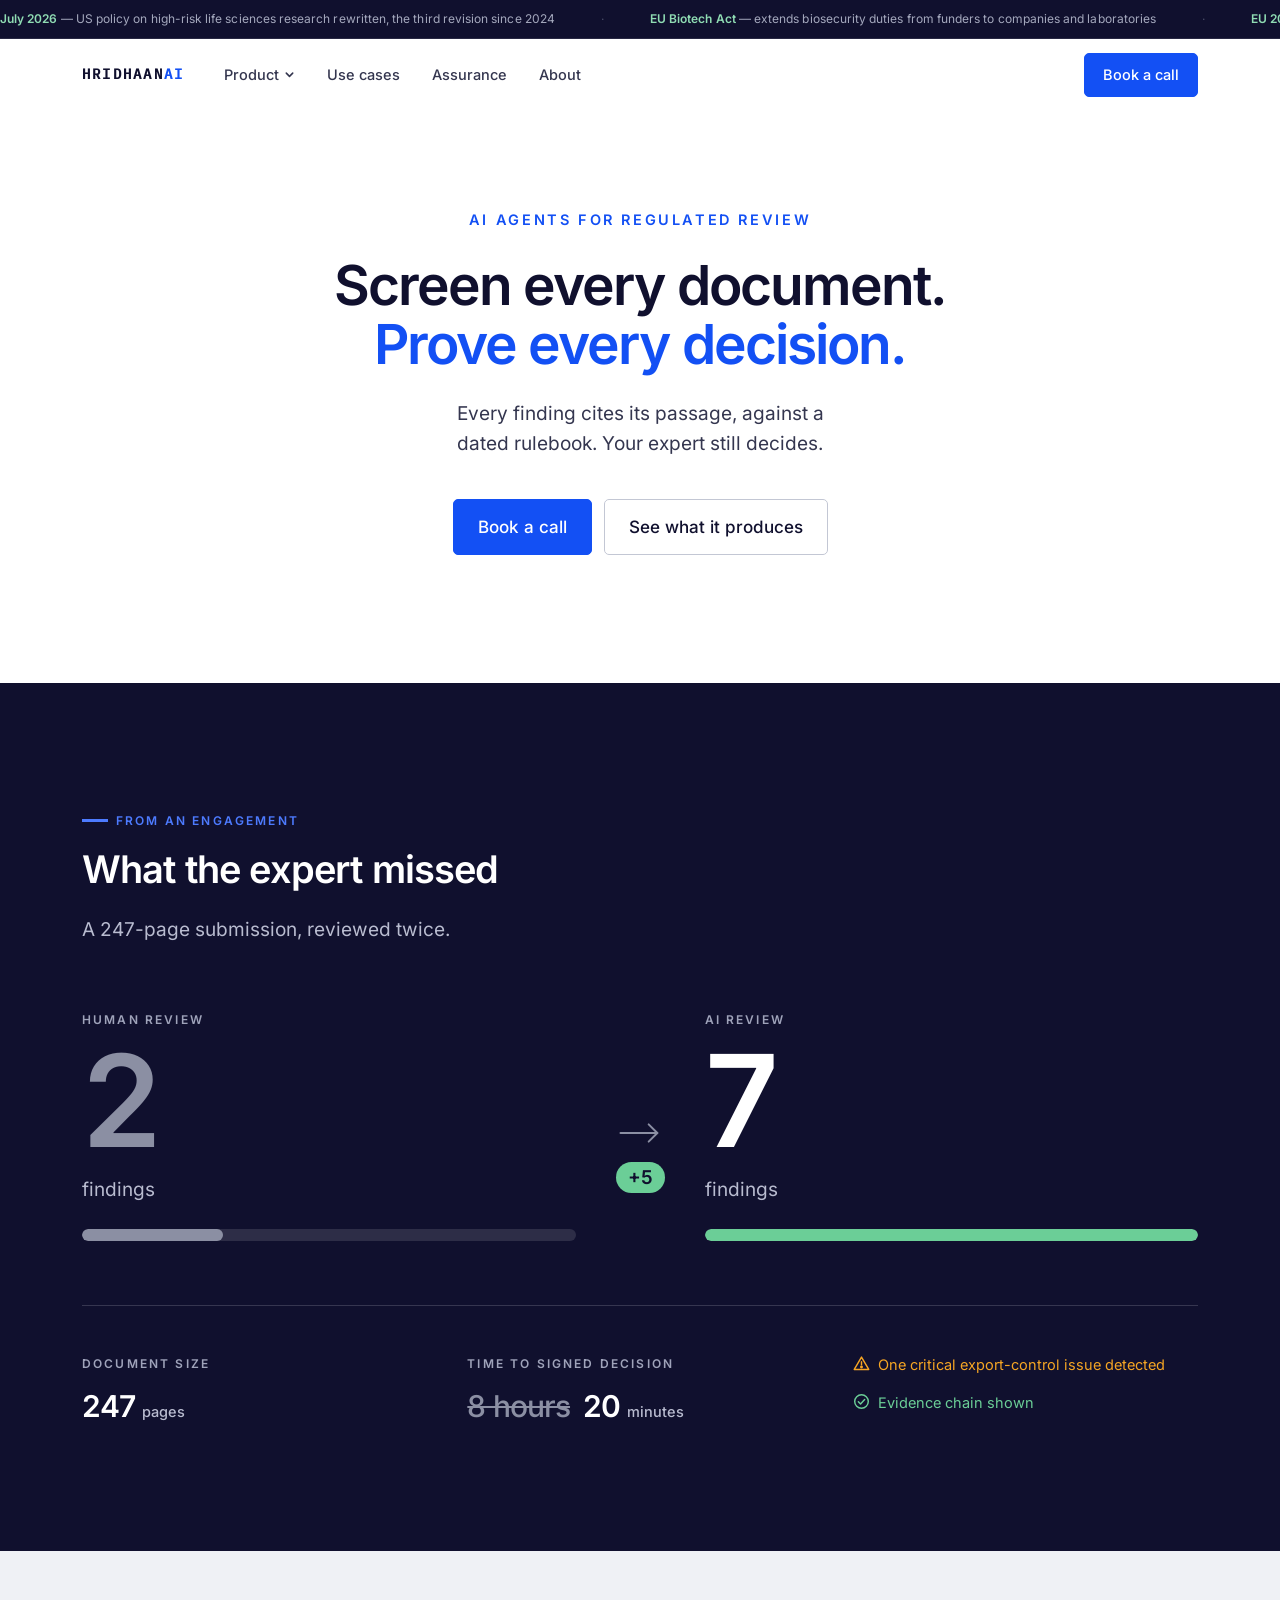
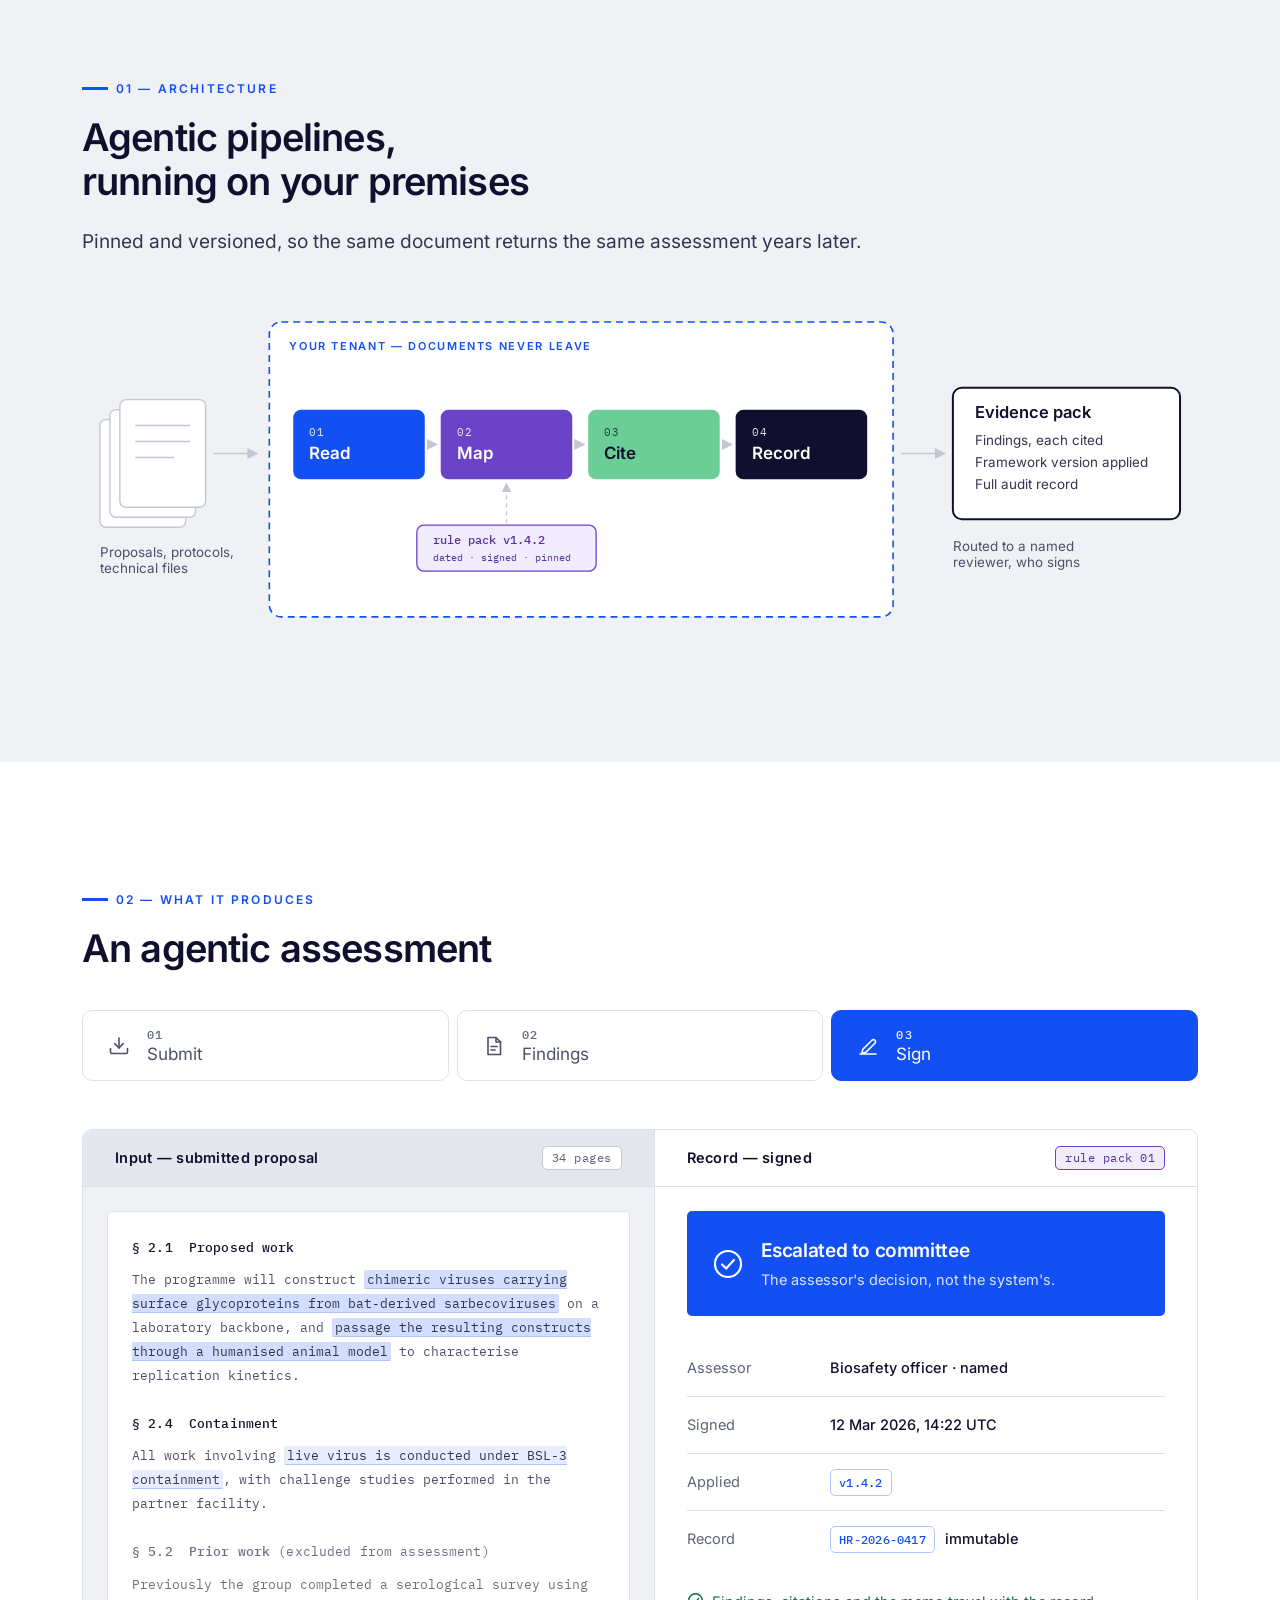
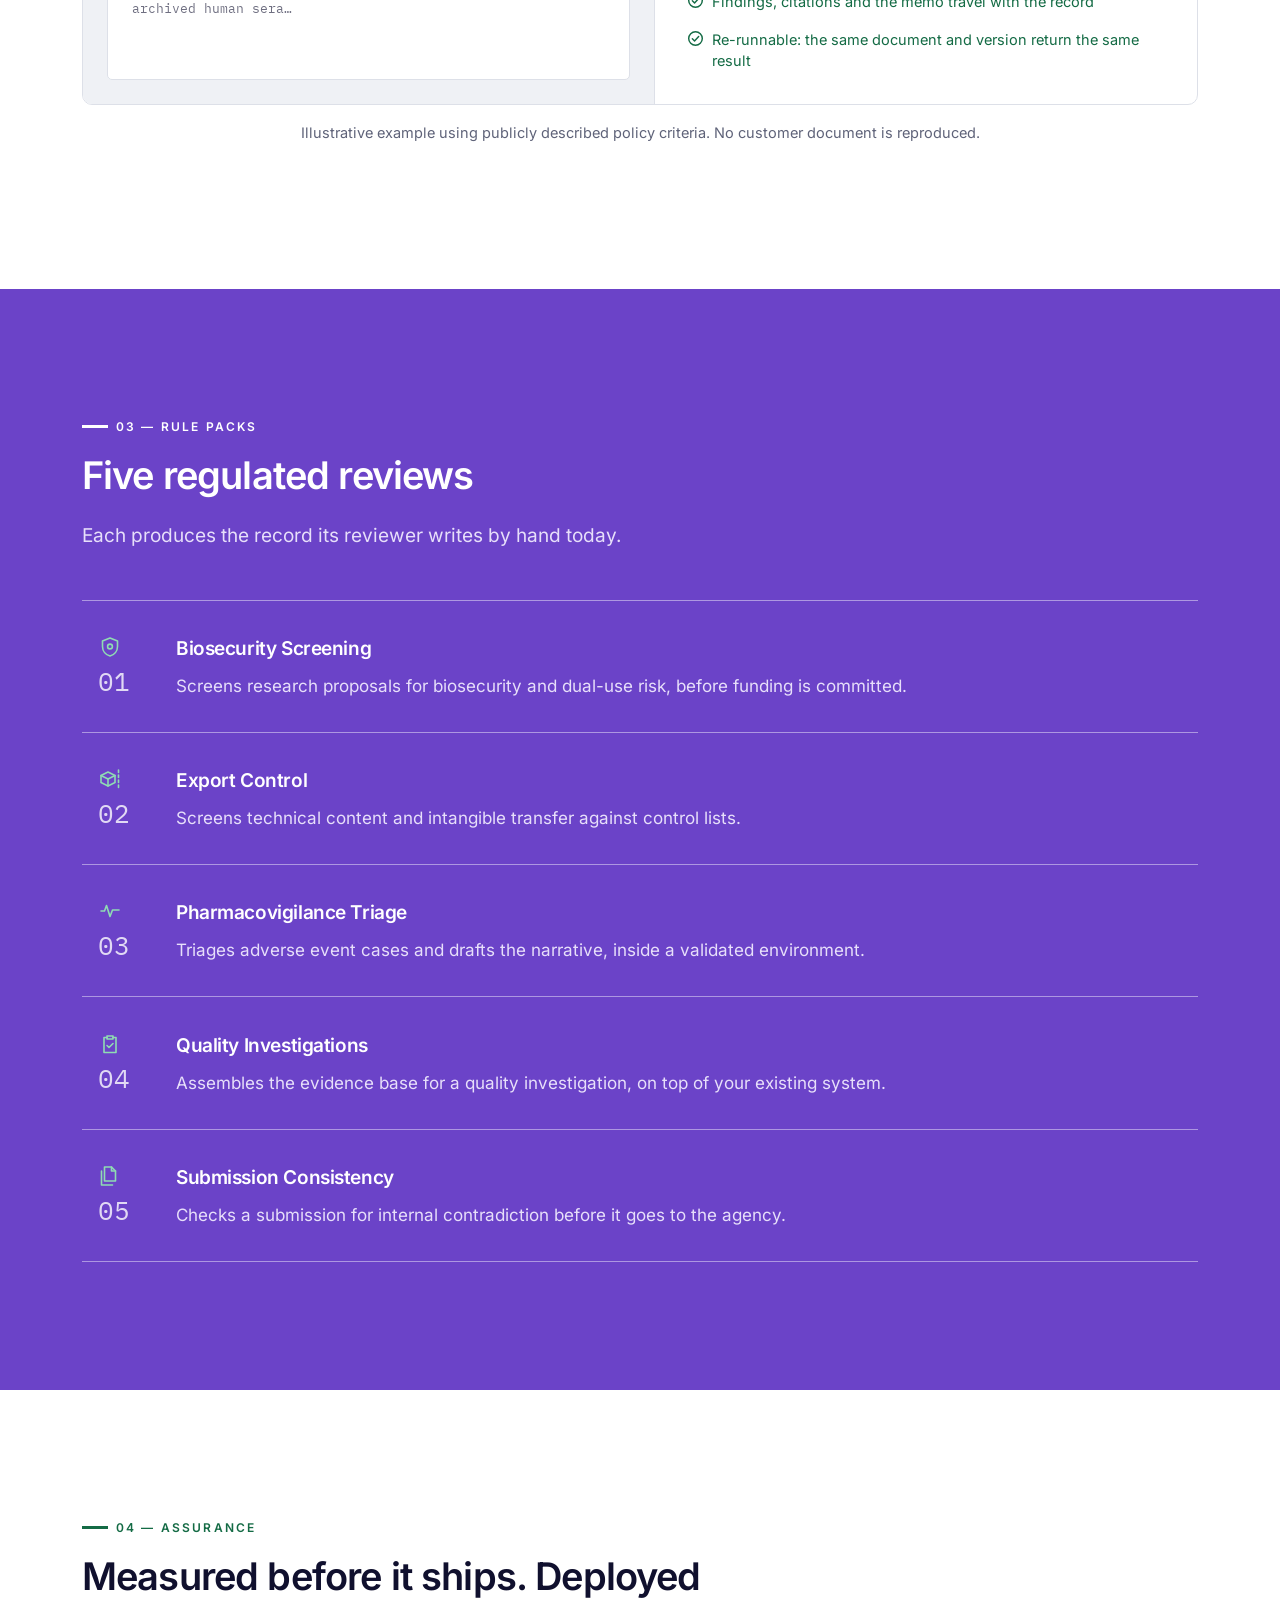
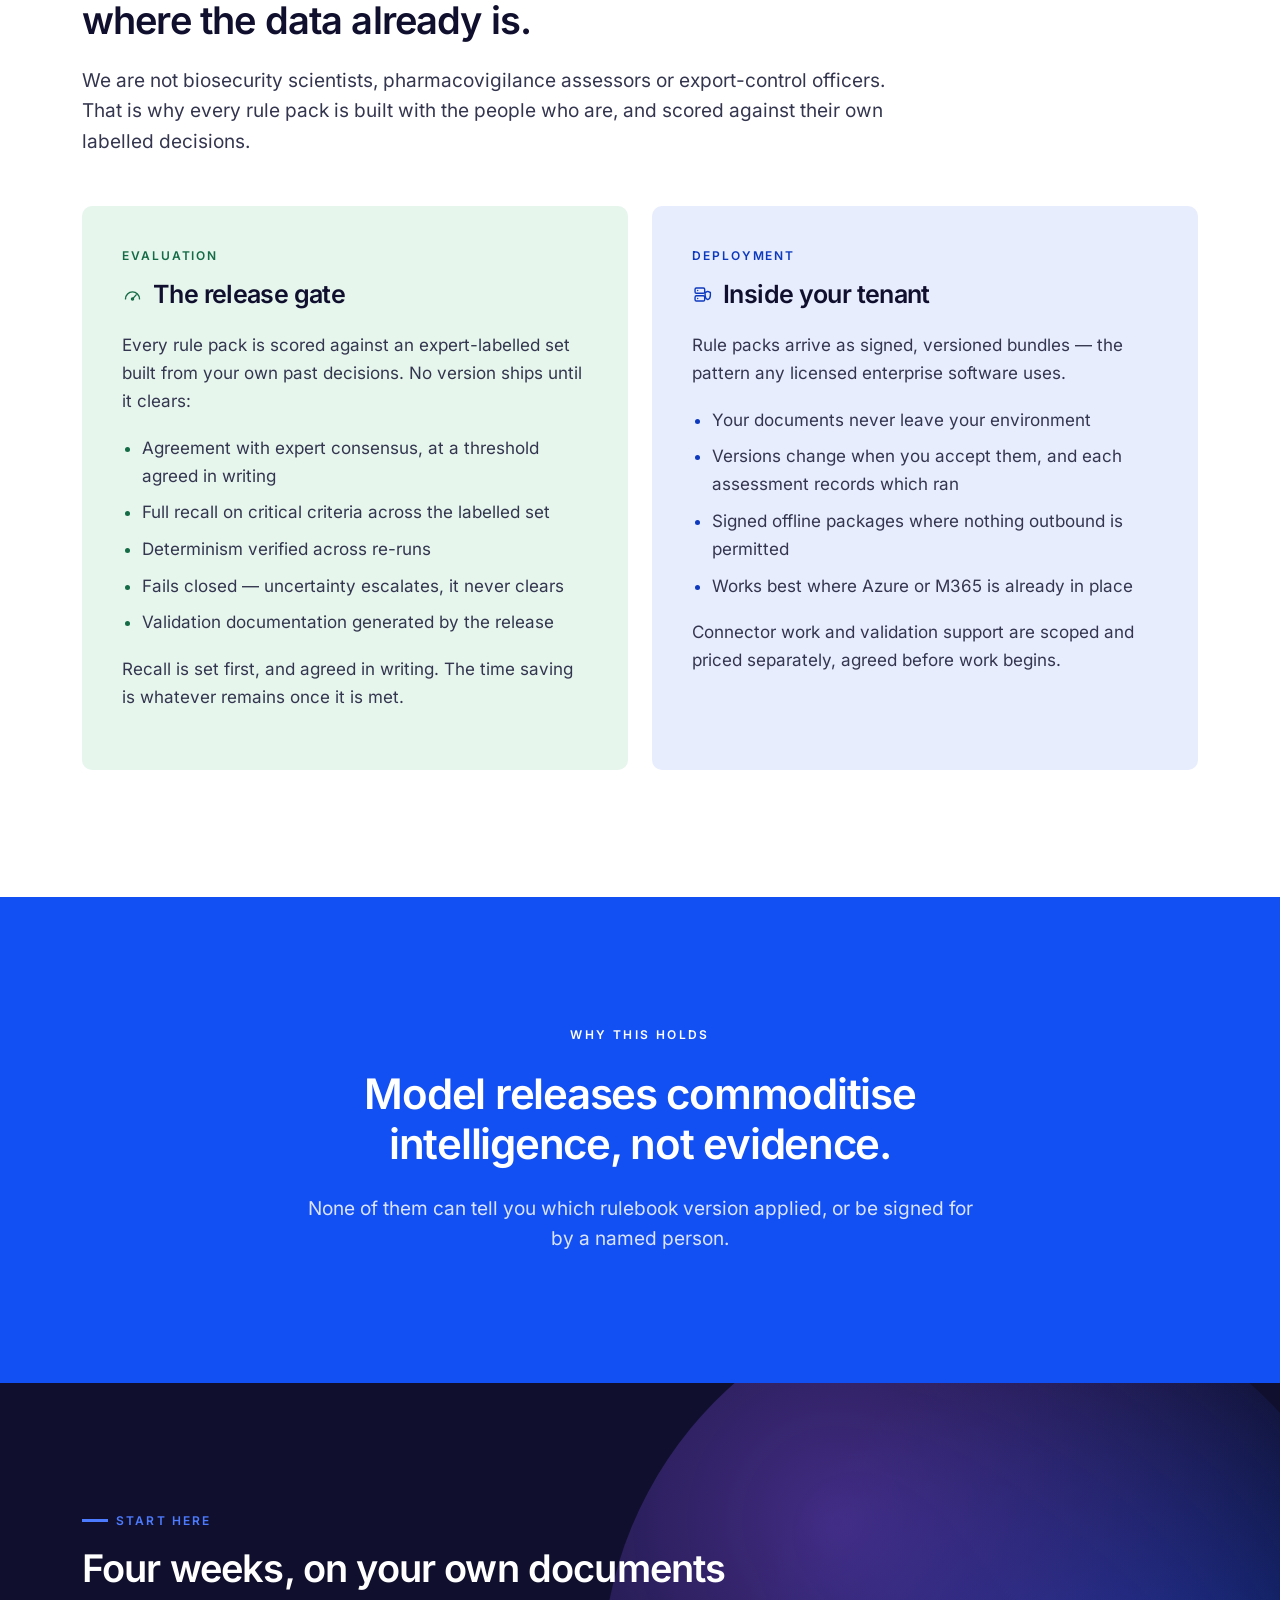
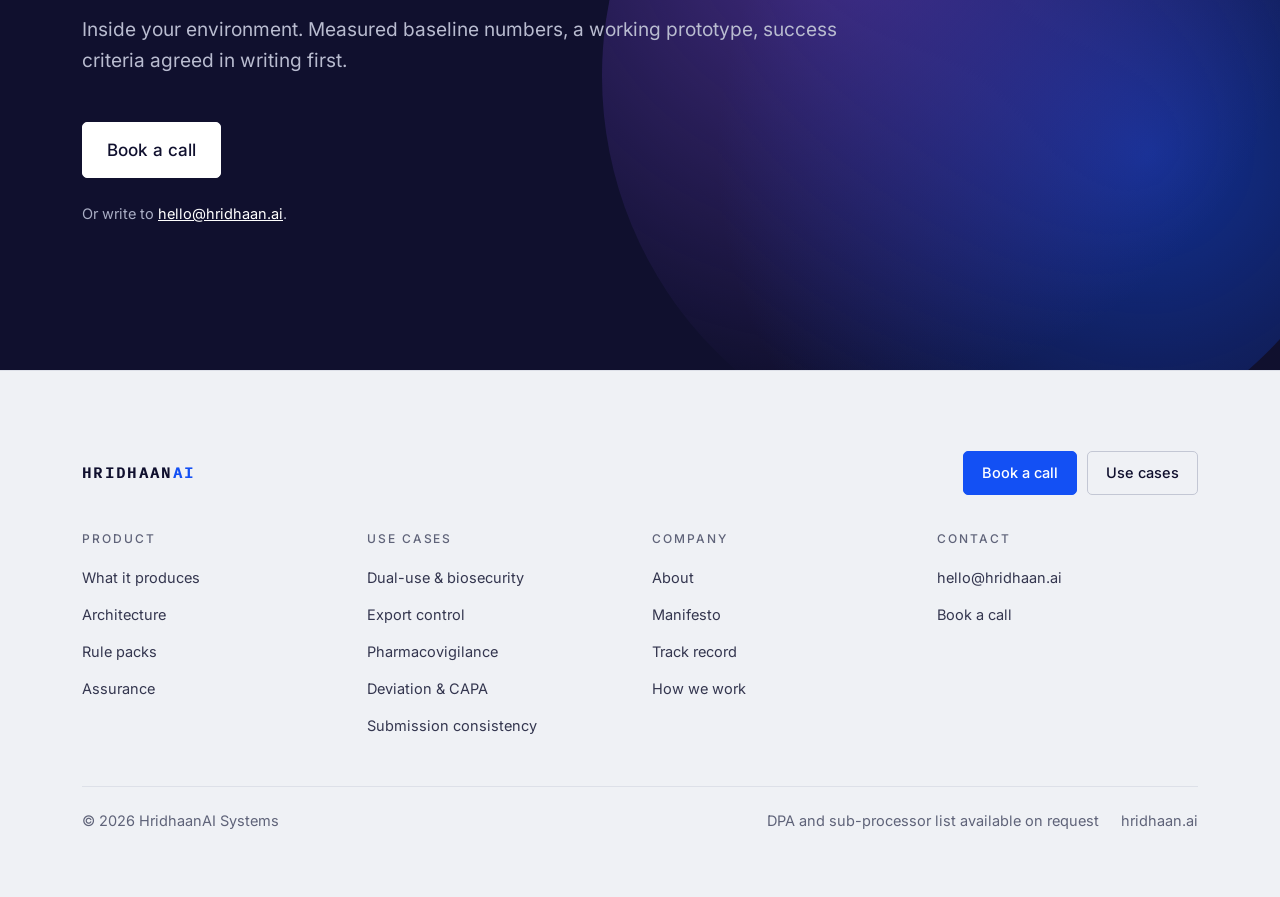
<file: index.html>
<!doctype html>
<html lang="en">
<head>
<meta charset="utf-8">
<meta name="viewport" content="width=device-width, initial-scale=1">
<title>HridhaanAI Systems — AI agents for regulated review, with audit trail and validation</title>
<meta name="description" content="AI agents for regulated document review. HridhaanAI reads every submission, maps it against a dated rulebook, and returns findings that cite their own evidence — with a full audit trail and generated validation documentation.">
<link rel="canonical" href="https://hridhaan.ai/">
<meta property="og:title" content="HridhaanAI Systems — AI agents for regulated review, with audit trail and validation">
<meta property="og:description" content="Findings that cite the passage that triggered them, against a dated version of the rulebook. The decision stays with your expert.">
<meta property="og:type" content="website">
<meta property="og:url" content="https://hridhaan.ai/">
<link rel="icon" href="favicon.svg" type="image/svg+xml">
<meta property="og:image" content="https://hridhaan.ai/assets/og.png">
<meta name="twitter:card" content="summary_large_image">
<link rel="stylesheet" href="styles.css">
<script>document.documentElement.classList.add("js");</script>
</head>
<body>

<div class="ticker">
  <div class="rail">
    <div class="track">
      <span class="item"><b>July 2026</b> — US policy on high-risk life sciences research rewritten, the third revision since 2024</span>
      <span class="item"><b>EU Biotech Act</b> — extends biosecurity duties from funders to companies and laboratories</span>
      <span class="item"><b>EU 2021/821</b> — record-keeping obligations cover intangible technology transfer, not only goods</span>
      <span class="item"><b>21 CFR Part 11</b> — audit trails and e-signature required on regulated electronic records</span>
      <span class="item"><b>Rule packs are dated</b> — every assessment records the framework version in force on the day</span>
    </div>
    <div class="track" aria-hidden="true">
      <span class="item"><b>July 2026</b> — US policy on high-risk life sciences research rewritten, the third revision since 2024</span>
      <span class="item"><b>EU Biotech Act</b> — extends biosecurity duties from funders to companies and laboratories</span>
      <span class="item"><b>EU 2021/821</b> — record-keeping obligations cover intangible technology transfer, not only goods</span>
      <span class="item"><b>21 CFR Part 11</b> — audit trails and e-signature required on regulated electronic records</span>
      <span class="item"><b>Rule packs are dated</b> — every assessment records the framework version in force on the day</span>
    </div>
  </div>
</div>

<nav class="nav" id="nav">
  <div class="wrap">
    <a class="brand" href="index.html">Hridhaan<span class="dot">AI</span></a>
    <div class="nav-links">
      <div class="has-menu">
      <button class="menu-trigger" id="menu-trigger" aria-expanded="false" aria-controls="menu-panel">Product<svg class="chev" viewBox="0 0 12 12" aria-hidden="true"><path d="M2.5 4.5 6 8l3.5-3.5"/></svg></button>
      <div class="menu-panel" id="menu-panel">
        <div class="menu-head">Rule packs</div>
        <a class="mi" href="use-cases.html#dual-use">
          <span class="mi-ic"><svg class="ic" viewBox="0 0 24 24" aria-hidden="true"><path d="M12 3 4.5 6v5.5c0 4.4 3.1 8.3 7.5 9.5 4.4-1.2 7.5-5.1 7.5-9.5V6z"/><circle cx="12" cy="11.5" r="2.4"/></svg></span>
          <span class="mi-t"><b>Biosecurity Screening</b><span>Dual-use risk in research proposals</span></span>
        </a>
        <a class="mi" href="use-cases.html#export-control">
          <span class="mi-ic"><svg class="ic" viewBox="0 0 24 24" aria-hidden="true"><path d="M3 8.5 10 5l7 3.5-7 3.5z"/><path d="M3 8.5v7L10 19l7-3.5v-7"/><path d="M10 12v7"/><path d="M20.5 3v18" stroke-dasharray="2.5 2.5"/></svg></span>
          <span class="mi-t"><b>Export Control</b><span>Technical content against control lists</span></span>
        </a>
        <a class="mi" href="use-cases.html#pharmacovigilance">
          <span class="mi-ic"><svg class="ic" viewBox="0 0 24 24" aria-hidden="true"><path d="M3 12h3.5l2-5.5 3.5 11 2.5-6.5H21"/></svg></span>
          <span class="mi-t"><b>Pharmacovigilance Triage</b><span>Adverse event cases and narratives</span></span>
        </a>
        <a class="mi" href="use-cases.html#capa">
          <span class="mi-ic"><svg class="ic" viewBox="0 0 24 24" aria-hidden="true"><path d="M9 4h6v3H9z"/><path d="M15 5.5h3v15H6v-15h3"/><path d="M9 13.5l2 2 4-4"/></svg></span>
          <span class="mi-t"><b>Quality Investigations</b><span>Deviation and CAPA evidence base</span></span>
        </a>
        <a class="mi" href="use-cases.html#submission">
          <span class="mi-ic"><svg class="ic" viewBox="0 0 24 24" aria-hidden="true"><path d="M6.5 3h7l4 4v10h-11z"/><path d="M13.5 3v4h4"/><path d="M3.5 7v14h11"/></svg></span>
          <span class="mi-t"><b>Submission Consistency</b><span>Contradictions across submission modules</span></span>
        </a>
        <a class="mi all" href="use-cases.html">All use cases &rarr;</a>
      </div>
    </div>
      <a href="use-cases.html">Use cases</a>
      <a href="#assurance">Assurance</a>
      <a href="about.html">About</a>
    </div>
    <div class="nav-spacer"></div>
    <a class="btn" href="mailto:hello@hridhaan.ai?subject=Hridhaan%20assessment%20engagement">Book a call</a>
  </div>
</nav>

<!-- ── Hero ──────────────────────────────────────────────────────────── -->
<section class="hero-c plain">
  <div class="wrap">
    <div class="tag">AI agents for regulated review</div>
    <h1>Screen every document.<br><span class="lt">Prove every decision.</span></h1>
    <p class="sub">Every finding cites its passage, against a dated rulebook. Your expert still decides.</p>
    <div class="hero-cta">
      <a class="btn lg" href="mailto:hello@hridhaan.ai?subject=Hridhaan%20assessment%20engagement">Book a call</a>
      <a class="btn lg ghost" href="#output">See what it produces</a>
    </div>
  </div>
</section>

<!-- ── The gap ───────────────────────────────────────────────────────── -->
<section id="the-gap" class="band band-ink">
  <div class="wrap">
    <div class="eyebrow">From an engagement</div>
    <h2 class="sec">What the expert missed</h2>
    <p class="lede">A 247-page submission, reviewed twice.</p>

    <div class="gap-hero">
      <div class="gap-side">
        <div class="gap-k">Human review</div>
        <div class="gap-n is-base">2</div>
        <div class="gap-u">findings</div>
        <div class="gap-bar"><i class="base" style="width:28.6%"></i></div>
      </div>

      <div class="gap-vs">
        <svg viewBox="0 0 40 24" aria-hidden="true"><path d="M2 12h34"/><path d="m28 4 8 8-8 8"/></svg>
        <span class="gap-delta">+5</span>
      </div>

      <div class="gap-side">
        <div class="gap-k">AI review</div>
        <div class="gap-n">7</div>
        <div class="gap-u">findings</div>
        <div class="gap-bar"><i class="lead" style="width:100%"></i></div>
      </div>
    </div>

    <div class="gap-row">
      <div class="gap-tile">
        <div class="gap-k">Document size</div>
        <div class="gap-m">247 <span class="u">pages</span></div>
      </div>
      <div class="gap-tile">
        <div class="gap-k">Time to signed decision</div>
        <div class="gap-m"><s>8 hours</s> 20 <span class="u">minutes</span></div>
      </div>
      <div class="gap-tile">
        <ul class="flags">
          <li class="crit">
            <svg class="fic" viewBox="0 0 20 20" aria-hidden="true"><path d="M10 2.5 18.5 17H1.5z"/><path d="M10 8v3.6"/><circle cx="10" cy="14.2" r=".9"/></svg>
            One critical export-control issue detected
          </li>
          <li class="ok">
            <svg class="fic" viewBox="0 0 20 20" aria-hidden="true"><circle cx="10" cy="10" r="8"/><path d="m6.3 10.3 2.6 2.6 4.8-5.2"/></svg>
            Evidence chain shown
          </li>
        </ul>
      </div>
    </div>

  </div>
</section>


<!-- ── Architecture ──────────────────────────────────────────────────── -->
<section id="architecture" class="tint sec-blue">
  <div class="wrap">
    <div class="eyebrow">01 — Architecture</div>
    <h2 class="sec">Agentic pipelines, running on your premises</h2>
    <p class="lede">Pinned and versioned, so the same document returns the same assessment years later.</p>

    <figure class="arch">
      <svg class="arch-wide" viewBox="0 36 1120 330" role="img" aria-labelledby="arch-t">
        <title id="arch-t">Documents enter the pipeline inside your tenant, are mapped to a dated rule pack, and leave as a cited evidence pack routed to a named reviewer.</title>
        <defs>
          <marker id="ah" viewBox="0 0 10 10" refX="9" refY="5" markerWidth="7" markerHeight="7" orient="auto">
            <path d="M0 0 L10 5 L0 10 z" fill="currentColor"/>
          </marker>
        </defs>

        <g class="a-in">
          <g class="doc-in">
            <rect x="18"  y="150" width="86" height="108" rx="6"/>
            <rect x="28"  y="140" width="86" height="108" rx="6"/>
            <rect x="38"  y="130" width="86" height="108" rx="6"/>
            <line x1="54" y1="156" x2="108" y2="156"/>
            <line x1="54" y1="172" x2="108" y2="172"/>
            <line x1="54" y1="188" x2="92"  y2="188"/>
          </g>
          <text class="lbl" x="18" y="288">Proposals, protocols,</text>
          <text class="lbl" x="18" y="304">technical files</text>
        </g>

        <line class="flow f1" x1="132" y1="184" x2="176" y2="184" marker-end="url(#ah)"/>

        <g class="a-tenant">
          <rect class="tenant" x="188" y="52" width="626" height="296" rx="12"/>
          <text class="tenant-lbl" x="208" y="80">YOUR TENANT — DOCUMENTS NEVER LEAVE</text>
        </g>

        <g class="a-s s1">
          <rect class="stepbox" x="212" y="140" width="132" height="70" rx="8"/>
          <text class="st-n" x="228" y="166">01</text><text class="st-t" x="228" y="190">Read</text>
        </g>
        <line class="flow f2" x1="348" y1="175" x2="356" y2="175" marker-end="url(#ah)"/>

        <g class="a-s s2">
          <rect class="stepbox" x="360" y="140" width="132" height="70" rx="8"/>
          <text class="st-n" x="376" y="166">02</text><text class="st-t" x="376" y="190">Map</text>
        </g>
        <line class="flow f3" x1="496" y1="175" x2="504" y2="175" marker-end="url(#ah)"/>

        <g class="a-s s3">
          <rect class="stepbox" x="508" y="140" width="132" height="70" rx="8"/>
          <text class="st-n" x="524" y="166">03</text><text class="st-t" x="524" y="190">Cite</text>
        </g>
        <line class="flow f4" x1="644" y1="175" x2="652" y2="175" marker-end="url(#ah)"/>

        <g class="a-s s4">
          <rect class="stepbox" x="656" y="140" width="132" height="70" rx="8"/>
          <text class="st-n" x="672" y="166">04</text><text class="st-t" x="672" y="190">Record</text>
        </g>

        <g class="a-chip">
          <rect class="chip" x="336" y="256" width="180" height="46" rx="7"/>
          <text class="chip-t" x="352" y="275">rule pack  v1.4.2</text>
          <text class="chip-s" x="352" y="292">dated · signed · pinned</text>
          <line class="dash" x1="426" y1="254" x2="426" y2="214" marker-end="url(#ah)"/>
        </g>

        <line class="flow f5" x1="822" y1="184" x2="866" y2="184" marker-end="url(#ah)"/>

        <g class="a-out">
          <rect class="out" x="874" y="118" width="228" height="132" rx="9"/>
          <text class="out-h" x="896" y="148">Evidence pack</text>
          <text class="out-l" x="896" y="176">Findings, each cited</text>
          <text class="out-l" x="896" y="198">Framework version applied</text>
          <text class="out-l" x="896" y="220">Full audit record</text>
          <text class="lbl" x="874" y="282">Routed to a named</text>
          <text class="lbl" x="874" y="298">reviewer, who signs</text>
        </g>
      </svg>

      <!-- Narrow viewports: the same pipeline, stacked, so nothing shrinks. -->
      <svg class="arch-tall" viewBox="0 0 340 870" role="img" aria-labelledby="arch-t2">
        <title id="arch-t2">Documents enter the pipeline inside your tenant, are mapped to a dated rule pack, and leave as a cited evidence pack routed to a named reviewer.</title>
        <defs>
          <marker id="ah2" viewBox="0 0 10 10" refX="9" refY="5" markerWidth="7" markerHeight="7" orient="auto">
            <path d="M0 0 L10 5 L0 10 z" fill="currentColor"/>
          </marker>
        </defs>

        <g class="a-in">
          <g class="doc-in">
            <rect x="126" y="40" width="78" height="96" rx="6"/>
            <rect x="134" y="32" width="78" height="96" rx="6"/>
            <rect x="142" y="24" width="78" height="96" rx="6"/>
            <line x1="156" y1="48" x2="206" y2="48"/>
            <line x1="156" y1="64" x2="206" y2="64"/>
            <line x1="156" y1="80" x2="188" y2="80"/>
          </g>
          <text class="lbl mid" x="170" y="154">Proposals, protocols,</text>
          <text class="lbl mid" x="170" y="170">technical files</text>
        </g>

        <line class="flow" x1="170" y1="184" x2="170" y2="208" marker-end="url(#ah2)"/>

        <g class="a-tenant">
          <rect class="tenant" x="16" y="216" width="308" height="432" rx="12"/>
          <text class="tenant-lbl sm" x="28" y="242">YOUR TENANT — DOCUMENTS NEVER LEAVE</text>
        </g>

        <g class="a-s s1">
          <rect class="stepbox" x="64" y="264" width="210" height="60" rx="8"/>
          <text class="st-n" x="80" y="288">01</text><text class="st-t" x="80" y="311">Read</text>
        </g>
        <line class="flow" x1="88" y1="324" x2="88" y2="344" marker-end="url(#ah2)"/>

        <g class="a-s s2">
          <rect class="stepbox" x="64" y="346" width="210" height="60" rx="8"/>
          <text class="st-n" x="80" y="370">02</text><text class="st-t" x="80" y="393">Map</text>
        </g>

        <g class="a-chip">
          <line class="dash" x1="192" y1="406" x2="192" y2="424"/>
          <rect class="chip" x="110" y="424" width="164" height="42" rx="7"/>
          <text class="chip-t" x="126" y="442">rule pack  v1.4.2</text>
          <text class="chip-s sm" x="126" y="458">dated · signed · pinned</text>
        </g>

        <line class="flow" x1="88" y1="406" x2="88" y2="482" marker-end="url(#ah2)"/>

        <g class="a-s s3">
          <rect class="stepbox" x="64" y="484" width="210" height="60" rx="8"/>
          <text class="st-n" x="80" y="508">03</text><text class="st-t" x="80" y="531">Cite</text>
        </g>
        <line class="flow" x1="88" y1="544" x2="88" y2="564" marker-end="url(#ah2)"/>

        <g class="a-s s4">
          <rect class="stepbox" x="64" y="566" width="210" height="60" rx="8"/>
          <text class="st-n" x="80" y="590">04</text><text class="st-t" x="80" y="613">Record</text>
        </g>

        <line class="flow" x1="170" y1="648" x2="170" y2="674" marker-end="url(#ah2)"/>

        <g class="a-out">
          <rect class="out" x="40" y="684" width="260" height="122" rx="9"/>
          <text class="out-h" x="60" y="712">Evidence pack</text>
          <text class="out-l" x="60" y="738">Findings, each cited</text>
          <text class="out-l" x="60" y="760">Framework version applied</text>
          <text class="out-l" x="60" y="782">Full audit record</text>
          <text class="lbl" x="40" y="834">Routed to a named</text>
          <text class="lbl" x="40" y="850">reviewer, who signs</text>
        </g>
      </svg>
    </figure>
  </div>
</section>

<!-- ── What it produces ──────────────────────────────────────────────── -->
<section id="output" class="plain">
  <div class="wrap">
    <div class="eyebrow">02 — What it produces</div>
    <h2 class="sec">An agentic assessment</h2>

    <div class="steps" role="tablist" aria-label="How a submission moves through review">
      <button class="step is-on" role="tab" id="st-1" aria-controls="sp-1" aria-selected="true" type="button">
        <span class="step-ic">
          <svg viewBox="0 0 24 24" aria-hidden="true"><path d="M3.5 14.5v3.6a1.4 1.4 0 0 0 1.4 1.4h14.2a1.4 1.4 0 0 0 1.4-1.4v-3.6"/><path d="M12 4v10"/><path d="m7.8 9.6 4.2 4.4 4.2-4.4"/></svg>
        </span>
        <span class="step-t"><b>01</b>Submit</span>
      </button>
      <button class="step" role="tab" id="st-2" aria-controls="sp-2" aria-selected="false" type="button" tabindex="-1">
        <span class="step-ic">
          <svg viewBox="0 0 24 24" aria-hidden="true"><path d="M6 3.5h8l4.5 4.5v12.5H6z"/><path d="M14 3.5V8h4.5"/><path d="M9 12.5h6"/><path d="M9 16h4"/></svg>
        </span>
        <span class="step-t"><b>02</b>Findings</span>
      </button>
      <button class="step" role="tab" id="st-3" aria-controls="sp-3" aria-selected="false" type="button" tabindex="-1">
        <span class="step-ic">
          <svg viewBox="0 0 24 24" aria-hidden="true"><path d="M4 20h16"/><path d="M6.8 15.4 15.9 6.3a2.1 2.1 0 0 1 3 3l-9.1 9.1-4 1z"/></svg>
        </span>
        <span class="step-t"><b>03</b>Sign</span>
      </button>
    </div>

    <div class="example" id="mock">
      <div class="ex-panel is-input">
        <div class="ex-h">
          <span class="ex-h-t">Input — submitted proposal</span>
          <span class="ex-chip">34 pages</span>
        </div>
        <div class="doc">
          <p class="doc-sec">
            <span class="sec-lbl">§ 2.1 &nbsp;Proposed work</span>
            The programme will construct <mark class="hot" id="p-2-1-a">chimeric viruses carrying surface glycoproteins from
            bat-derived sarbecoviruses</mark> on a laboratory backbone, and <mark class="hot" id="p-2-1-b">passage the resulting
            constructs through a humanised animal model</mark> to characterise replication kinetics.
          </p>

          <p class="doc-sec">
            <span class="sec-lbl">§ 2.4 &nbsp;Containment</span>
            All work involving <mark id="p-2-4">live virus is conducted under BSL-3 containment</mark>, with challenge
            studies performed in the partner facility.
          </p>

          <p class="doc-sec excluded">
            <span class="sec-lbl">§ 5.2 &nbsp;Prior work <em>(excluded from assessment)</em></span>
            Previously the group completed a serological survey using archived human sera…
          </p>
        </div>
      </div>

      <div class="ex-panel is-output">

        <div id="sp-1" role="tabpanel" aria-labelledby="st-1" class="pane">
          <div class="ex-h">
            <span class="ex-h-t">Intake — new submission</span>
            <span class="ex-chip">queued</span>
          </div>
          <div class="ex-body">
            <dl class="kv">
              <div><dt>File</dt><dd>proposal.pdf · 34 pages</dd></div>
              <div><dt>Rule pack</dt><dd>Biosecurity Screening</dd></div>
              <div><dt>Version</dt><dd><span class="cite">v1.4.2</span> dated · signed · pinned</dd></div>
              <div><dt>Runs in</dt><dd>Your tenant</dd></div>
            </dl>
            <div class="tenant-note">
              <svg class="fic" viewBox="0 0 20 20" aria-hidden="true"><path d="M10 2.2 4 4.4v4.3c0 3.4 2.4 6.5 6 7.4 3.6-.9 6-4 6-7.4V4.4z"/><path d="m7.4 9.9 1.9 1.9 3.5-3.8"/></svg>
              The document never leaves your environment. The version in force is
              recorded before anything runs.
            </div>
          </div>
        </div>

        <div id="sp-2" role="tabpanel" aria-labelledby="st-2" class="pane" hidden>
        <div class="ex-h">
          <span class="ex-h-t">Output — assessment record</span>
          <span class="ex-chip ver">rule pack 01</span>
        </div>
        <div class="ex-body">

          <div class="out-item">
            <div class="q">Q1 · Live pathogens or virus construction</div>
            <div class="a">Yes</div>
            <p class="why">Construction of chimeric viruses is explicitly proposed.</p>
            <div class="src">
              <button class="cite" type="button" aria-pressed="false" data-cite="p-2-1-a">§ 2.1, ¶1</button>
            </div>
          </div>

          <div class="out-item">
            <div class="q">Q2 · Controlled-list, RG3/4 or novel agent</div>
            <div class="a">Yes</div>
            <p class="why">Sarbecovirus-derived constructs; containment level stated by the applicant corroborates.</p>
            <div class="src">
              <button class="cite" type="button" aria-pressed="false" data-cite="p-2-1-a">§ 2.1, ¶1</button>
              <span class="sep" aria-hidden="true">·</span>
              <button class="cite" type="button" aria-pressed="false" data-cite="p-2-4">§ 2.4, ¶1</button>
            </div>
          </div>

          <div class="out-item">
            <div class="q">Q3 · Enhanced epidemic or pandemic potential</div>
            <div class="a">Yes</div>
            <p class="why">Chimeric construction combined with passage through a humanised host is capable of enhancing a viral characteristic.</p>
            <div class="src">
              <button class="cite" type="button" aria-pressed="false" data-cite="p-2-1-a p-2-1-b">§ 2.1, ¶1</button>
            </div>
          </div>

          <div class="out-item scope">
            <div class="q">Scope control</div>
            <div class="a">Prior work excluded</div>
            <p class="why">§ 5.2 describes completed work and is not assessed. Only proposed work drives the outcome.</p>
          </div>

          <div class="verdict">
            <div class="lbl">Outcome</div>
            <div class="val">Highest risk grade — mandatory expert review</div>
            <p class="note">Routed to a named assessor with findings, citations and a drafted memo. HridhaanAI approves nothing.</p>
          </div>

        </div>
        </div>

        <div id="sp-3" role="tabpanel" aria-labelledby="st-3" class="pane" hidden>
          <div class="ex-h">
            <span class="ex-h-t">Record — signed</span>
            <span class="ex-chip ver">rule pack 01</span>
          </div>
          <div class="ex-body">
            <div class="sig">
              <span class="sig-ic">
                <svg viewBox="0 0 24 24" aria-hidden="true"><circle cx="12" cy="12" r="9.2"/><path d="m7.8 12.3 2.9 2.9 5.5-6"/></svg>
              </span>
              <div>
                <div class="sig-t">Escalated to committee</div>
                <div class="sig-s">The assessor's decision, not the system's.</div>
              </div>
            </div>

            <dl class="kv">
              <div><dt>Assessor</dt><dd>Biosafety officer · named</dd></div>
              <div><dt>Signed</dt><dd>12 Mar 2026, 14:22 UTC</dd></div>
              <div><dt>Applied</dt><dd><span class="cite">v1.4.2</span></dd></div>
              <div><dt>Record</dt><dd><span class="cite">HR-2026-0417</span> immutable</dd></div>
            </dl>

            <ul class="flags on-paper">
              <li class="ok">
                <svg class="fic" viewBox="0 0 20 20" aria-hidden="true"><circle cx="10" cy="10" r="8"/><path d="m6.3 10.3 2.6 2.6 4.8-5.2"/></svg>
                Findings, citations and the memo travel with the record
              </li>
              <li class="ok">
                <svg class="fic" viewBox="0 0 20 20" aria-hidden="true"><circle cx="10" cy="10" r="8"/><path d="m6.3 10.3 2.6 2.6 4.8-5.2"/></svg>
                Re-runnable: the same document and version return the same result
              </li>
            </ul>
          </div>
        </div>

      </div>
    </div>
    <p class="mock-note">Illustrative example using publicly described policy criteria. No customer document is reproduced.</p>
  </div>
</section>

<!-- ── Rule packs ────────────────────────────────────────────────────── -->
<section id="rule-packs" class="band band-violet">
  <div class="wrap">
    <div class="eyebrow">03 — Rule packs</div>
    <h2 class="sec">Five regulated reviews</h2>
    <p class="lede">Each produces the record its reviewer writes by hand today.</p>
    <div class="packs">
      <a class="pack" href="use-cases.html#dual-use">
        <div class="idx"><svg class="ic" viewBox="0 0 24 24" aria-hidden="true"><path d="M12 3 4.5 6v5.5c0 4.4 3.1 8.3 7.5 9.5 4.4-1.2 7.5-5.1 7.5-9.5V6z"/><circle cx="12" cy="11.5" r="2.4"/></svg><span>01</span></div>
        <div>
          <h3>Biosecurity Screening</h3>
          <p class="pack-d">Screens research proposals for biosecurity and dual-use risk, before funding is committed.</p>
        </div>
      </a>

      <a class="pack" href="use-cases.html#export-control">
        <div class="idx"><svg class="ic" viewBox="0 0 24 24" aria-hidden="true"><path d="M3 8.5 10 5l7 3.5-7 3.5z"/><path d="M3 8.5v7L10 19l7-3.5v-7"/><path d="M10 12v7"/><path d="M20.5 3v18" stroke-dasharray="2.5 2.5"/></svg><span>02</span></div>
        <div>
          <h3>Export Control</h3>
          <p class="pack-d">Screens technical content and intangible transfer against control lists.</p>
        </div>
      </a>

      <a class="pack" href="use-cases.html#pharmacovigilance">
        <div class="idx"><svg class="ic" viewBox="0 0 24 24" aria-hidden="true"><path d="M3 12h3.5l2-5.5 3.5 11 2.5-6.5H21"/></svg><span>03</span></div>
        <div>
          <h3>Pharmacovigilance Triage</h3>
          <p class="pack-d">Triages adverse event cases and drafts the narrative, inside a validated environment.</p>
        </div>
      </a>

      <a class="pack" href="use-cases.html#capa">
        <div class="idx"><svg class="ic" viewBox="0 0 24 24" aria-hidden="true"><path d="M9 4h6v3H9z"/><path d="M15 5.5h3v15H6v-15h3"/><path d="M9 13.5l2 2 4-4"/></svg><span>04</span></div>
        <div>
          <h3>Quality Investigations</h3>
          <p class="pack-d">Assembles the evidence base for a quality investigation, on top of your existing system.</p>
        </div>
      </a>

      <a class="pack" href="use-cases.html#submission">
        <div class="idx"><svg class="ic" viewBox="0 0 24 24" aria-hidden="true"><path d="M6.5 3h7l4 4v10h-11z"/><path d="M13.5 3v4h4"/><path d="M3.5 7v14h11"/></svg><span>05</span></div>
        <div>
          <h3>Submission Consistency</h3>
          <p class="pack-d">Checks a submission for internal contradiction before it goes to the agency.</p>
        </div>
      </a>
    </div>
  </div>
</section>

<!-- ── Assurance ─────────────────────────────────────────────────────── -->
<section id="assurance" class="plain sec-green">
  <div class="wrap">
    <div class="eyebrow">04 — Assurance</div>
    <h2 class="sec">Measured before it ships. Deployed where the data already is.</h2>
    <p class="lede">
      We are not biosecurity scientists, pharmacovigilance assessors or export-control officers.
      That is why every rule pack is built with the people who are, and scored against their own
      labelled decisions.
    </p>

    <div class="split">
      <div>
        <div class="kicker">Evaluation</div>
        <h3><svg class="ic" viewBox="0 0 24 24" aria-hidden="true"><path d="M4 17a8 8 0 1 1 16 0"/><path d="M12 17l4.2-4.6"/><circle cx="12" cy="17" r="1.2"/></svg> The release gate</h3>
        <p>Every rule pack is scored against an expert-labelled set built from your own past decisions. No version ships until it clears:</p>
        <ul>
          <li>Agreement with expert consensus, at a threshold agreed in writing</li>
          <li>Full recall on critical criteria across the labelled set</li>
          <li>Determinism verified across re-runs</li>
          <li>Fails closed &mdash; uncertainty escalates, it never clears</li>
          <li>Validation documentation generated by the release</li>
        </ul>
        <p class="note-sm">
          Recall is set first, and agreed in writing. The time saving is whatever
          remains once it is met.
        </p>
      </div>
      <div>
        <div class="kicker">Deployment</div>
        <h3><svg class="ic" viewBox="0 0 24 24" aria-hidden="true"><rect x="3.5" y="4.5" width="11" height="6" rx="1.5"/><rect x="3.5" y="13.5" width="11" height="6" rx="1.5"/><path d="M6.5 7.5h.01M6.5 16.5h.01"/><path d="M18 8.5l3 1.2v3.1c0 2.3-1.3 4.3-3 5-1.7-.7-3-2.7-3-5v-3.1z"/></svg> Inside your tenant</h3>
        <p>Rule packs arrive as signed, versioned bundles — the pattern any licensed enterprise software uses.</p>
        <ul>
          <li>Your documents never leave your environment</li>
          <li>Versions change when you accept them, and each assessment records which ran</li>
          <li>Signed offline packages where nothing outbound is permitted</li>
          <li>Works best where Azure or M365 is already in place</li>
        </ul>
        <p class="note-sm">
          Connector work and validation support are scoped and priced separately, agreed before work begins.
        </p>
      </div>
    </div>
  </div>
</section>

<!-- ── Statement ─────────────────────────────────────────────────────── -->
<section class="statement band band-blue">
  <div class="wrap">
    <div class="mark">Why this holds</div>
    <p class="big">Model releases commoditise intelligence, not evidence.</p>
    <p class="sub">None of them can tell you which rulebook version applied, or be signed for by a named person.</p>
  </div>
</section>

<!-- ── CTA ───────────────────────────────────────────────────────────── -->
<section class="cta band band-ink">
  <div class="wrap">
    <div class="eyebrow">Start here</div>
    <h2>Four weeks, on your own documents</h2>
    <p>Inside your environment. Measured baseline numbers, a working prototype, success criteria agreed in writing first.</p>
    <a class="btn lg" href="mailto:hello@hridhaan.ai?subject=Hridhaan%20assessment%20engagement">Book a call</a>
    <p class="terms">Or write to <a href="mailto:hello@hridhaan.ai">hello@hridhaan.ai</a>.</p>
  </div>
</section>

<footer>
  <div class="wrap">

    <div class="foot-top">
      <span class="brand">Hridhaan<span class="dot">AI</span></span>
      <div class="foot-cta">
        <a class="btn" href="mailto:hello@hridhaan.ai?subject=Hridhaan%20assessment%20engagement">Book a call</a>
        <a class="btn ghost" href="use-cases.html">Use cases</a>
      </div>
    </div>

    <div class="foot-cols">
      <div>
        <h4>Product</h4>
        <ul>
          <li><a href="index.html#output">What it produces</a></li>
          <li><a href="index.html#architecture">Architecture</a></li>
          <li><a href="index.html#rule-packs">Rule packs</a></li>
          <li><a href="index.html#assurance">Assurance</a></li>
        </ul>
      </div>
      <div>
        <h4>Use cases</h4>
        <ul>
          <li><a href="use-cases.html#dual-use">Dual-use &amp; biosecurity</a></li>
          <li><a href="use-cases.html#export-control">Export control</a></li>
          <li><a href="use-cases.html#pharmacovigilance">Pharmacovigilance</a></li>
          <li><a href="use-cases.html#capa">Deviation &amp; CAPA</a></li>
          <li><a href="use-cases.html#submission">Submission consistency</a></li>
        </ul>
      </div>
      <div>
        <h4>Company</h4>
        <ul>
          <li><a href="about.html">About</a></li>
          <li><a href="about.html#manifesto">Manifesto</a></li>
          <li><a href="about.html#track-record">Track record</a></li>
          <li><a href="about.html#how-we-work">How we work</a></li>
        </ul>
      </div>
      <div>
        <h4>Contact</h4>
        <ul>
          <li><a href="mailto:hello@hridhaan.ai">hello@hridhaan.ai</a></li>
          <li><a href="mailto:hello@hridhaan.ai?subject=Hridhaan%20assessment%20engagement">Book a call</a></li>
        </ul>

      </div>
    </div>

    <div class="foot-legal">
      <span>© 2026 HridhaanAI Systems</span>
      <span class="set">
        <span>DPA and sub-processor list available on request</span>
        <a href="index.html">hridhaan.ai</a>
      </span>
    </div>

  </div>
</footer>

<script>
  var nav = document.getElementById('nav');
  var onScroll = function () { nav.classList.toggle('scrolled', window.scrollY > 8); };
  onScroll();
  window.addEventListener('scroll', onScroll, { passive: true });
</script>

<script>
  (function () {
    var t = document.getElementById('menu-trigger');
    var p = document.getElementById('menu-panel');
    if (!t || !p) return;
    var wrap = t.parentNode;
    function open(v) { wrap.classList.toggle('open', v); t.setAttribute('aria-expanded', v); }
    t.addEventListener('click', function (e) { e.stopPropagation(); open(!wrap.classList.contains('open')); });
    document.addEventListener('click', function (e) { if (!wrap.contains(e.target)) open(false); });
    document.addEventListener('keydown', function (e) { if (e.key === 'Escape') open(false); });
  })();
</script>


<script>
  /* Submit / Findings / Sign — three states of the same interface. */
  (function () {
    var tabs = [].slice.call(document.querySelectorAll('.steps [role="tab"]'));
    if (!tabs.length) return;
    function show(i) {
      tabs.forEach(function (t, j) {
        var on = i === j;
        t.classList.toggle('is-on', on);
        t.setAttribute('aria-selected', on);
        t.tabIndex = on ? 0 : -1;
        document.getElementById(t.getAttribute('aria-controls')).hidden = !on;
      });
    }
    var strip = document.querySelector('.steps');
    var at = 0, done = false;

    /* Playback stops for good the moment anyone touches the tabs. */
    function stop() { done = true; strip.classList.remove('is-playing'); }

    tabs.forEach(function (t, i) {
      t.addEventListener('click', function () { stop(); at = i; show(i); });
      t.addEventListener('keydown', function (e) {
        var d = e.key === 'ArrowRight' ? 1 : e.key === 'ArrowLeft' ? -1 : 0;
        if (!d) return;
        e.preventDefault();
        stop();
        at = (i + d + tabs.length) % tabs.length;
        show(at); tabs[at].focus();
      });
    });

    /* The sweep is the clock: when it finishes, move on. It rests on the
       last step rather than looping, so the section ends up still. */
    strip.addEventListener('animationend', function (e) {
      if (done || e.animationName !== 'sweep') return;
      if (at >= tabs.length - 1) { stop(); return; }
      at += 1; show(at);
    });

    var calm = window.matchMedia('(prefers-reduced-motion: reduce)');
    if (calm.matches || !('IntersectionObserver' in window)) return;

    /* Start only once it is actually on screen. */
    var io = new IntersectionObserver(function (es) {
      es.forEach(function (en) {
        if (!en.isIntersecting || done) return;
        strip.classList.add('is-playing');
        io.unobserve(en.target);
      });
    }, { threshold: 0.6 });
    io.observe(strip);
  })();
</script>

<script>
  /* Citation chips light the passage they cite, in the panel on the left. */
  (function () {
    var mock = document.getElementById('mock');
    if (!mock) return;
    var chips = [].slice.call(mock.querySelectorAll('button.cite'));
    var marks = [].slice.call(mock.querySelectorAll('.doc mark'));
    chips.forEach(function (chip) {
      chip.addEventListener('click', function () {
        var on = chip.getAttribute('aria-pressed') !== 'true';
        chips.forEach(function (c) { c.setAttribute('aria-pressed', 'false'); });
        marks.forEach(function (m) { m.classList.remove('lit'); });
        if (!on) return;
        chip.setAttribute('aria-pressed', 'true');
        var ids = chip.getAttribute('data-cite').split(' ');
        ids.forEach(function (id) {
          var m = document.getElementById(id);
          if (m) m.classList.add('lit');
        });
        /* stacked layout: bring the passage into view */
        if (window.matchMedia('(max-width: 900px)').matches) {
          var first = document.getElementById(ids[0]);
          var calm = window.matchMedia('(prefers-reduced-motion: reduce)').matches;
          if (first) first.scrollIntoView({ block: 'center', behavior: calm ? 'auto' : 'smooth' });
        }
      });
    });
  })();
</script>

<script>
  (function () {
    var sel = '.eyebrow, h2.sec, .lede, .arch, .example, .mock-note, .pack, .card,' +
              ' .split > div, .stats > div, .status-note, .statement .wrap > *,' +
              ' .cta .wrap > *, .page-head > .wrap > *, .uc-head, .uc h2, .uc .intro, .uc-cols > div,' +
              ' .manifesto .wrap > *';
    var els = [].slice.call(document.querySelectorAll(sel));
    if (!els.length) return;
    if (!('IntersectionObserver' in window) ||
        window.matchMedia('(prefers-reduced-motion: reduce)').matches) {
      els.forEach(function (el) { el.classList.add('in'); });
      return;
    }
    els.forEach(function (el) { el.classList.add('rv'); });
    var io = new IntersectionObserver(function (entries) {
      entries.forEach(function (e) {
        if (e.isIntersecting) { e.target.classList.add('in'); io.unobserve(e.target); }
      });
    }, { rootMargin: '0px 0px -8% 0px', threshold: 0.08 });
    els.forEach(function (el) { io.observe(el); });
  })();
</script>

</body>
</html>
</file>
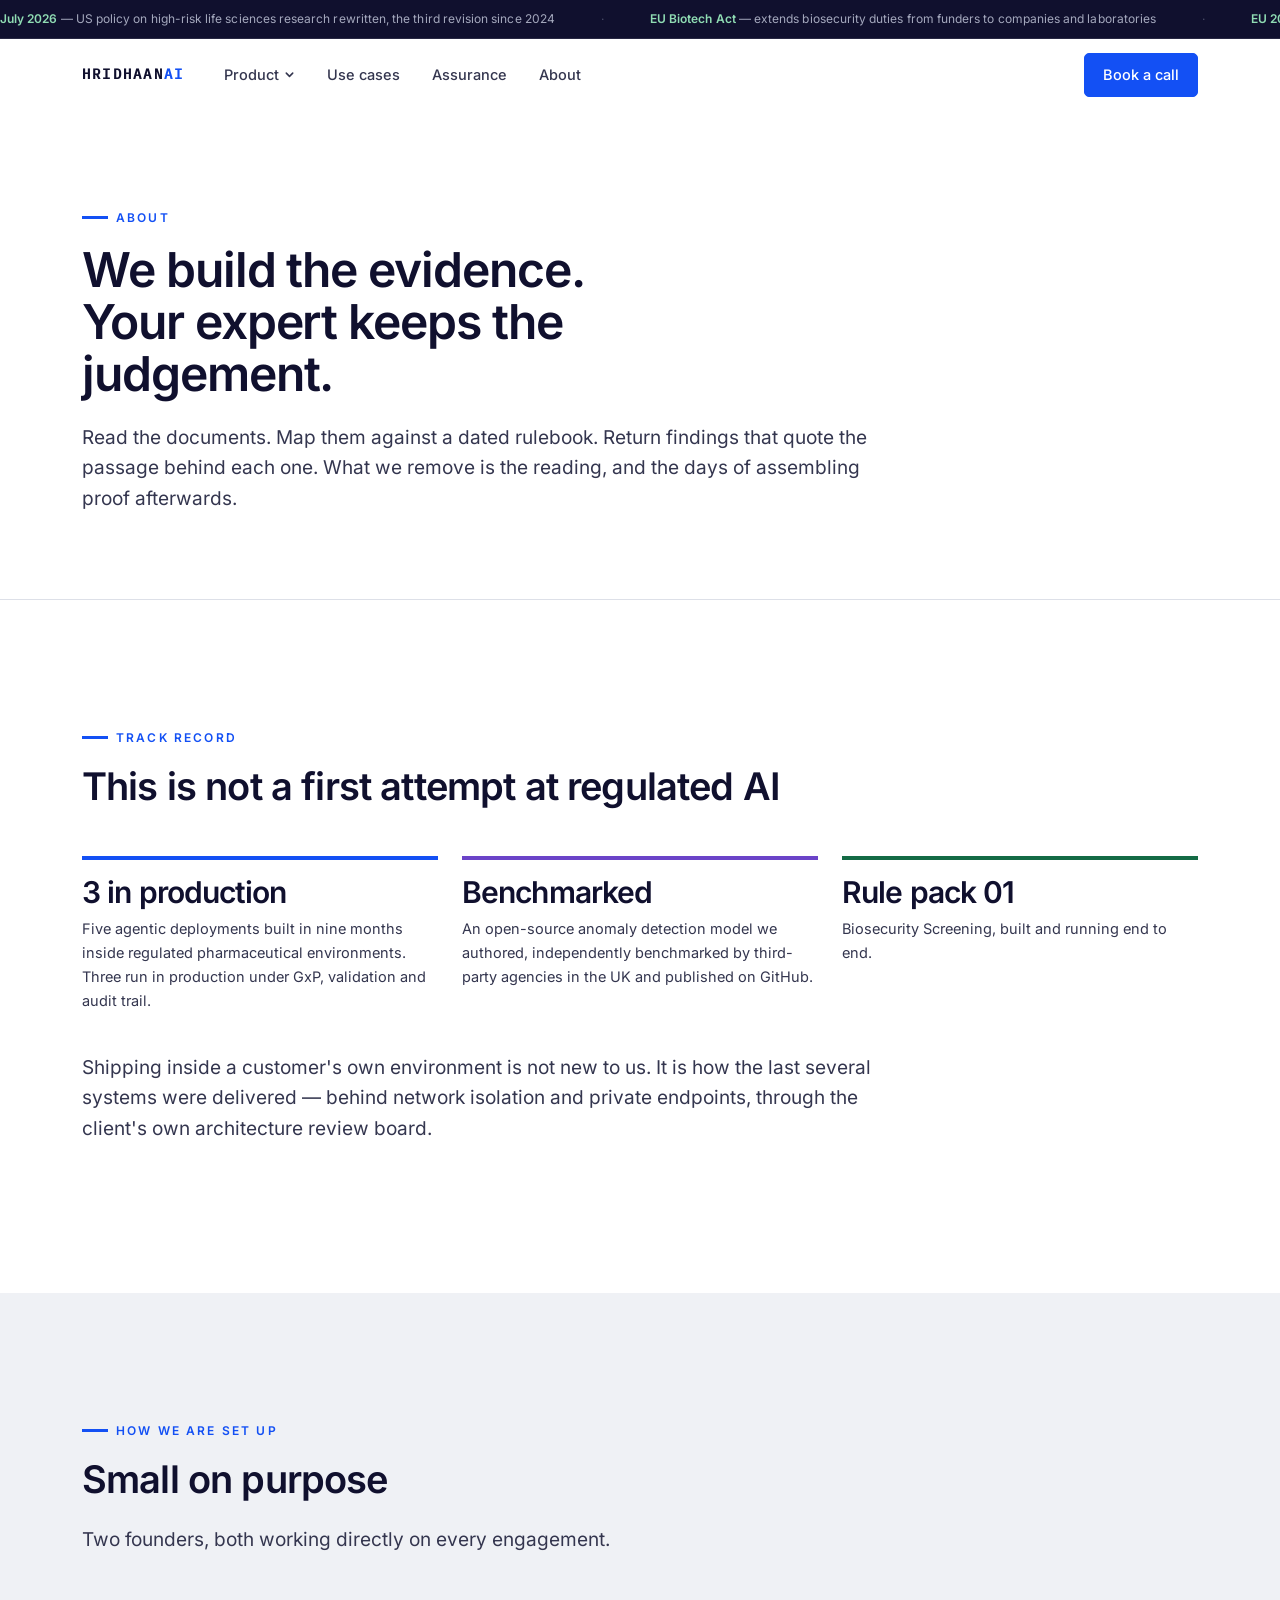
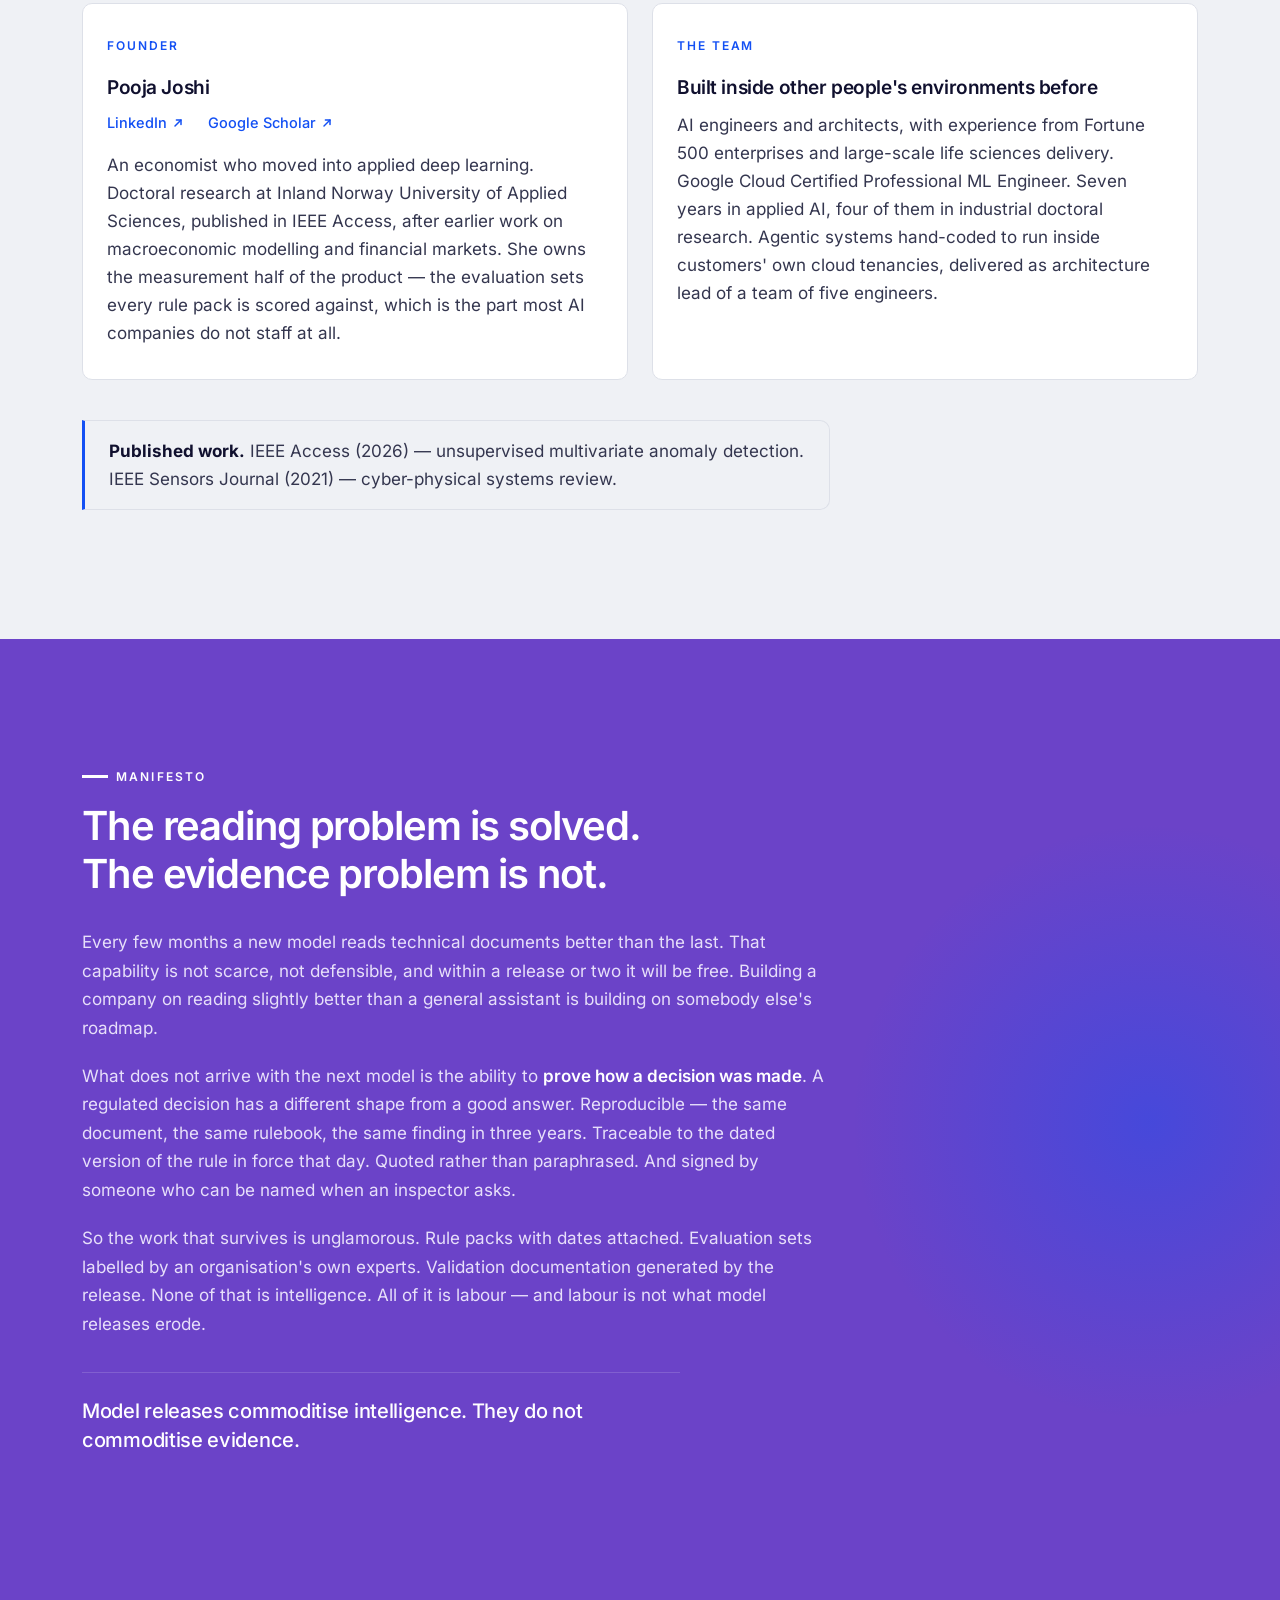
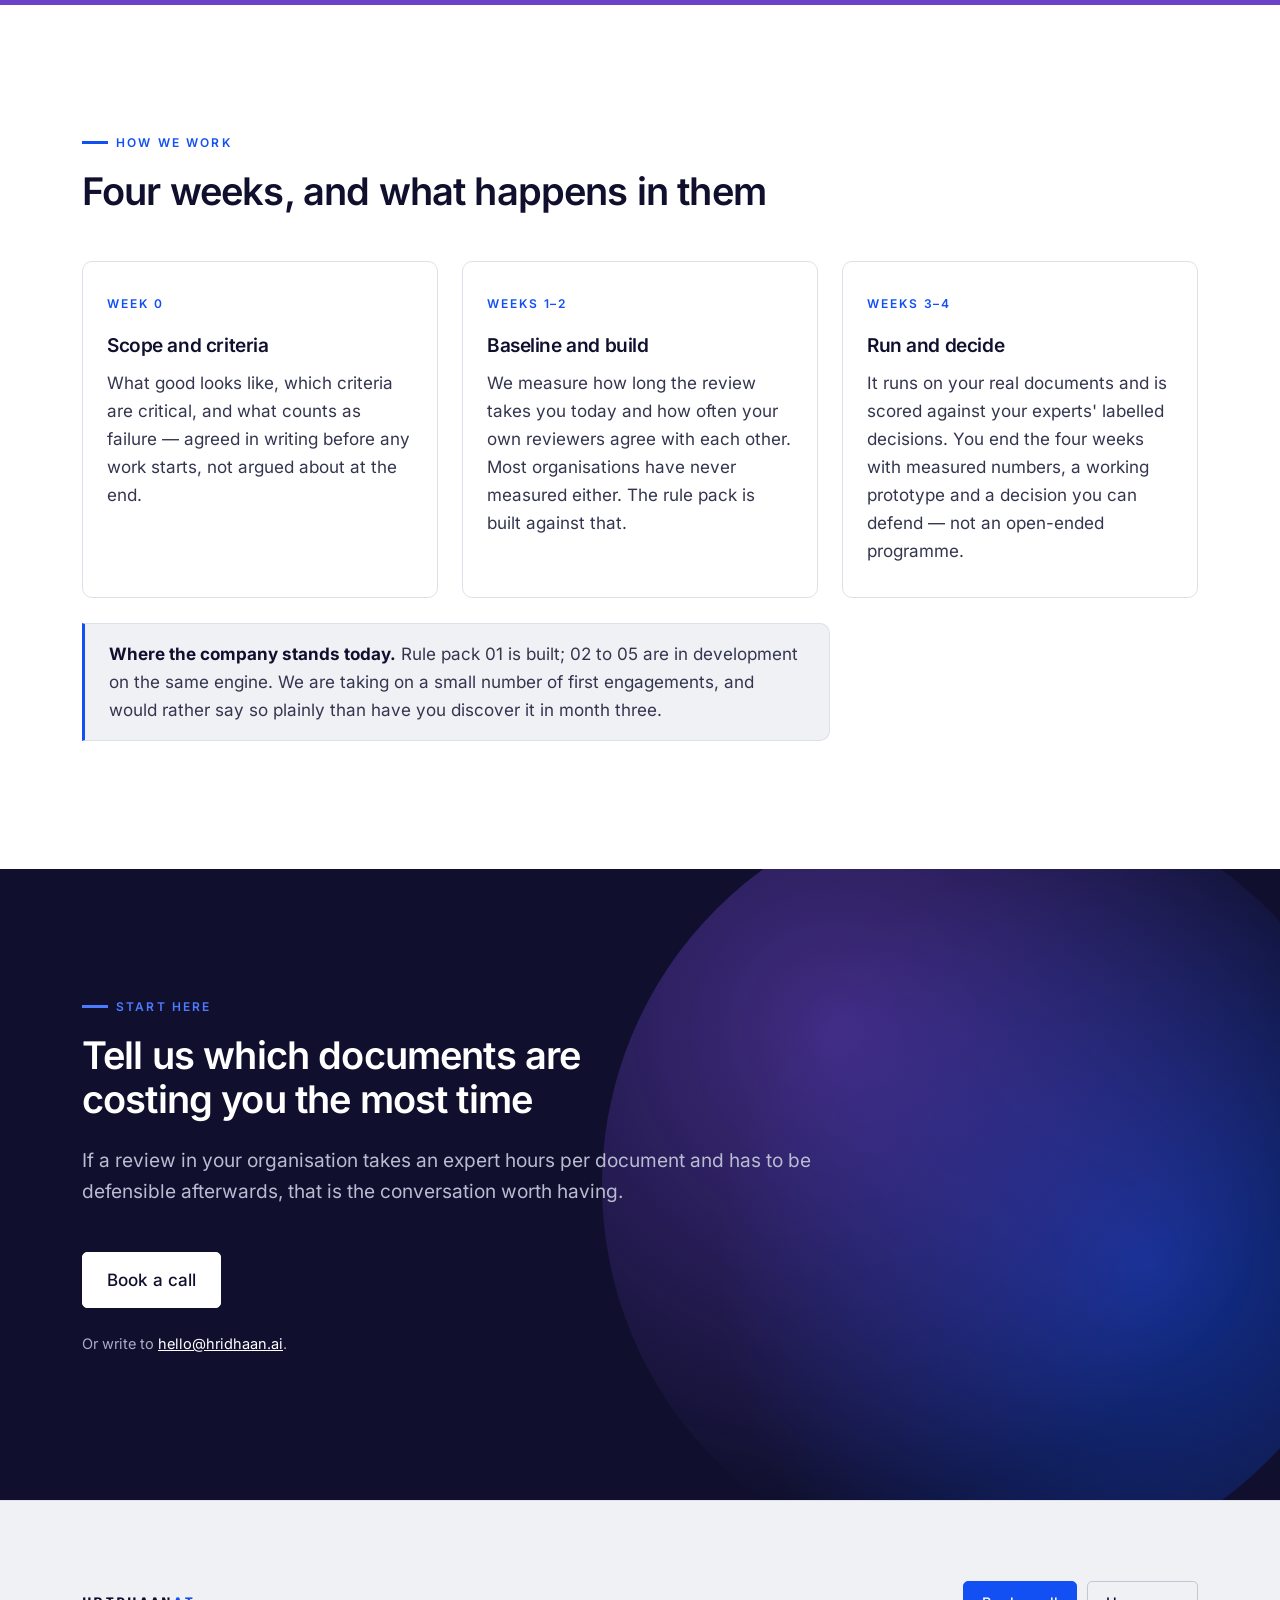
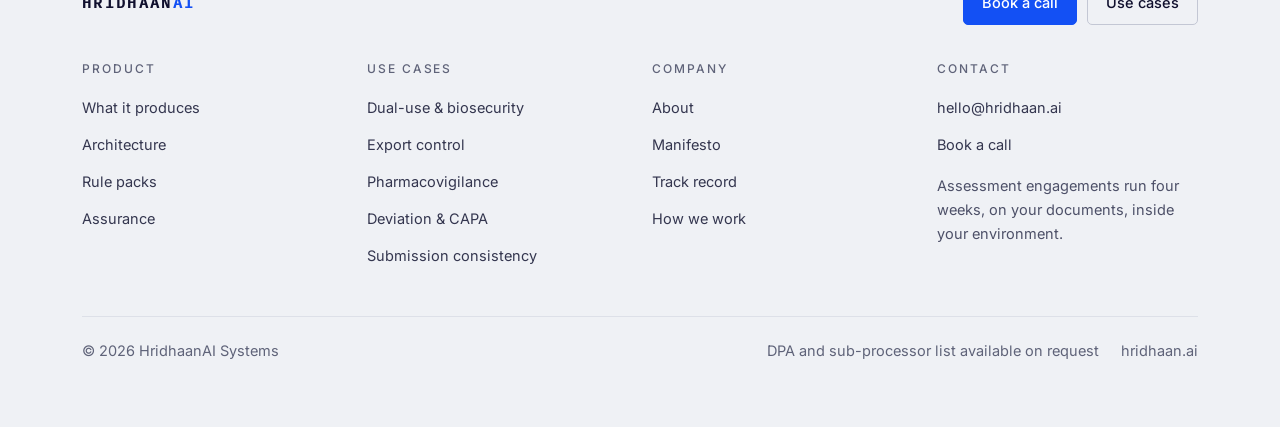
<file: about.html>
<!doctype html>
<html lang="en">
<head>
<meta charset="utf-8">
<meta name="viewport" content="width=device-width, initial-scale=1">
<title>About — HridhaanAI Systems</title>
<meta name="description" content="HridhaanAI Systems builds evidence-grade AI for regulated decisions, from a track record of shipping agentic AI into locked-down enterprise environments. Founded and built by two practitioners.">
<link rel="canonical" href="https://hridhaan.ai/about.html">
<meta property="og:title" content="About — HridhaanAI Systems">
<meta property="og:description" content="HridhaanAI Systems builds evidence-grade AI for regulated decisions, from a track record of shipping agentic AI into locked-down enterprise environments. Founded and built by two practitioners.">
<meta property="og:type" content="website">
<link rel="icon" href="favicon.svg" type="image/svg+xml">
<meta property="og:image" content="https://hridhaan.ai/assets/og.png">
<meta name="twitter:card" content="summary_large_image">
<link rel="stylesheet" href="styles.css">
<script>document.documentElement.classList.add("js");</script>
</head>
<body>

<div class="ticker">
  <div class="rail">
    <div class="track">
      <span class="item"><b>July 2026</b> — US policy on high-risk life sciences research rewritten, the third revision since 2024</span>
      <span class="item"><b>EU Biotech Act</b> — extends biosecurity duties from funders to companies and laboratories</span>
      <span class="item"><b>EU 2021/821</b> — record-keeping obligations cover intangible technology transfer, not only goods</span>
      <span class="item"><b>21 CFR Part 11</b> — audit trails and e-signature required on regulated electronic records</span>
      <span class="item"><b>Rule packs are dated</b> — every assessment records the framework version in force on the day</span>
    </div>
    <div class="track" aria-hidden="true">
      <span class="item"><b>July 2026</b> — US policy on high-risk life sciences research rewritten, the third revision since 2024</span>
      <span class="item"><b>EU Biotech Act</b> — extends biosecurity duties from funders to companies and laboratories</span>
      <span class="item"><b>EU 2021/821</b> — record-keeping obligations cover intangible technology transfer, not only goods</span>
      <span class="item"><b>21 CFR Part 11</b> — audit trails and e-signature required on regulated electronic records</span>
      <span class="item"><b>Rule packs are dated</b> — every assessment records the framework version in force on the day</span>
    </div>
  </div>
</div>


<nav class="nav" id="nav">
  <div class="wrap">
    <a class="brand" href="index.html">Hridhaan<span class="dot">AI</span></a>
    <div class="nav-links">
      <div class="has-menu">
      <button class="menu-trigger" id="menu-trigger" aria-expanded="false" aria-controls="menu-panel">Product<svg class="chev" viewBox="0 0 12 12" aria-hidden="true"><path d="M2.5 4.5 6 8l3.5-3.5"/></svg></button>
      <div class="menu-panel" id="menu-panel">
        <div class="menu-head">Rule packs</div>
        <a class="mi" href="use-cases.html#dual-use">
          <span class="mi-ic"><svg class="ic" viewBox="0 0 24 24" aria-hidden="true"><path d="M12 3 4.5 6v5.5c0 4.4 3.1 8.3 7.5 9.5 4.4-1.2 7.5-5.1 7.5-9.5V6z"/><circle cx="12" cy="11.5" r="2.4"/></svg></span>
          <span class="mi-t"><b>Biosecurity Screening</b><span>Dual-use risk in research proposals</span></span>
        </a>
        <a class="mi" href="use-cases.html#export-control">
          <span class="mi-ic"><svg class="ic" viewBox="0 0 24 24" aria-hidden="true"><path d="M3 8.5 10 5l7 3.5-7 3.5z"/><path d="M3 8.5v7L10 19l7-3.5v-7"/><path d="M10 12v7"/><path d="M20.5 3v18" stroke-dasharray="2.5 2.5"/></svg></span>
          <span class="mi-t"><b>Export Control</b><span>Technical content against control lists</span></span>
        </a>
        <a class="mi" href="use-cases.html#pharmacovigilance">
          <span class="mi-ic"><svg class="ic" viewBox="0 0 24 24" aria-hidden="true"><path d="M3 12h3.5l2-5.5 3.5 11 2.5-6.5H21"/></svg></span>
          <span class="mi-t"><b>Pharmacovigilance Triage</b><span>Adverse event cases and narratives</span></span>
        </a>
        <a class="mi" href="use-cases.html#capa">
          <span class="mi-ic"><svg class="ic" viewBox="0 0 24 24" aria-hidden="true"><path d="M9 4h6v3H9z"/><path d="M15 5.5h3v15H6v-15h3"/><path d="M9 13.5l2 2 4-4"/></svg></span>
          <span class="mi-t"><b>Quality Investigations</b><span>Deviation and CAPA evidence base</span></span>
        </a>
        <a class="mi" href="use-cases.html#submission">
          <span class="mi-ic"><svg class="ic" viewBox="0 0 24 24" aria-hidden="true"><path d="M6.5 3h7l4 4v10h-11z"/><path d="M13.5 3v4h4"/><path d="M3.5 7v14h11"/></svg></span>
          <span class="mi-t"><b>Submission Consistency</b><span>Contradictions across submission modules</span></span>
        </a>
        <a class="mi all" href="use-cases.html">All use cases &rarr;</a>
      </div>
    </div>
      <a href="use-cases.html">Use cases</a>
      <a href="index.html#assurance">Assurance</a>
      <a href="about.html">About</a>
    </div>
    <div class="nav-spacer"></div>
    <a class="btn" href="mailto:hello@hridhaan.ai?subject=Hridhaan%20assessment%20engagement">Book a call</a>
  </div>
</nav>

<header class="page-head">
  <div class="wrap">
    <div class="eyebrow">About</div>
    <h1>We build the evidence. Your expert keeps the judgement.</h1>
    <p class="lede">
      Read the documents. Map them against a dated rulebook. Return findings that quote the passage
      behind each one. What we remove is the reading, and the days of assembling proof afterwards.
    </p>
  </div>
</header>

<!-- ── Track record ──────────────────────────────────────────────────── -->
<section id="track-record" class="plain">
  <div class="wrap">
    <div class="eyebrow">Track record</div>
    <h2 class="sec">This is not a first attempt at regulated AI</h2>
    <div class="stats">
      <div>
        <div class="fig">3 in production</div>
        <div class="cap">Five agentic deployments built in nine months inside regulated pharmaceutical environments. Three run in production under GxP, validation and audit trail.</div>
      </div>
      <div>
        <div class="fig">Benchmarked</div>
        <div class="cap">An open-source anomaly detection model we authored, independently benchmarked by third-party agencies in the UK and published on GitHub.</div>
      </div>
      <div>
        <div class="fig">Rule pack 01</div>
        <div class="cap">Biosecurity Screening, built and running end to end.</div>
      </div>
    </div>

    <p class="lede spaced">
      Shipping inside a customer's own environment is not new to us. It is how the last several systems
      were delivered — behind network isolation and private endpoints, through the client's own
      architecture review board.
    </p>
  </div>
</section>

<!-- ── How we are set up ─────────────────────────────────────────────── -->
<section class="tint">
  <div class="wrap">
    <div class="eyebrow">How we are set up</div>
    <h2 class="sec">Small on purpose</h2>
    <p class="lede">Two founders, both working directly on every engagement.</p>

    <div class="grid-2">
      <div class="card">
        <span class="num">Founder</span>
        <h3>Pooja Joshi</h3>
        <span class="founder-l">
          <a href="https://www.linkedin.com/in/pooja-joshi-028011a3/" target="_blank" rel="noopener noreferrer">
            LinkedIn<svg viewBox="0 0 12 12" aria-hidden="true"><path d="M3 9 9 3"/><path d="M4.4 3H9v4.6"/></svg>
            <span class="vh">(opens in a new tab)</span>
          </a>
          <a href="https://scholar.google.com/citations?user=WjM1VssAAAAJ&amp;hl=en" target="_blank" rel="noopener noreferrer">
            Google Scholar<svg viewBox="0 0 12 12" aria-hidden="true"><path d="M3 9 9 3"/><path d="M4.4 3H9v4.6"/></svg>
            <span class="vh">(opens in a new tab)</span>
          </a>
        </span>
        <p>
          An economist who moved into applied deep learning. Doctoral research at Inland Norway
          University of Applied Sciences, published in IEEE Access, after earlier work on
          macroeconomic modelling and financial markets. She owns the measurement half of the
          product &mdash; the evaluation sets every rule pack is scored against, which is the part
          most AI companies do not staff at all.
        </p>
      </div>
      <div class="card">
        <span class="num">The team</span>
        <h3>Built inside other people's environments before</h3>
        <p>
          AI engineers and architects, with experience from Fortune 500 enterprises and large-scale
          life sciences delivery. Google Cloud Certified Professional ML Engineer. Seven years in
          applied AI, four of them in industrial doctoral research. Agentic systems hand-coded to run
          inside customers' own cloud tenancies, delivered as architecture lead of a team of five
          engineers.
        </p>
      </div>
    </div>

    <div class="status-note accent spaced">
      <b>Published work.</b> IEEE Access (2026) — unsupervised multivariate anomaly detection.
      IEEE Sensors Journal (2021) — cyber-physical systems review.
    </div>

  </div>
</section>

<!-- ── Manifesto ─────────────────────────────────────────────────────── -->
<section id="manifesto" class="manifesto band band-violet">
  <div class="wrap">
    <div class="eyebrow">Manifesto</div>
    <h2>The reading problem is solved. The evidence problem is not.</h2>
    <div class="col">
      <p>
        Every few months a new model reads technical documents better than the last. That capability is
        not scarce, not defensible, and within a release or two it will be free. Building a company on
        reading slightly better than a general assistant is building on somebody else's roadmap.
      </p>
      <p>
        What does not arrive with the next model is the ability to <strong>prove how a decision was
        made</strong>. A regulated decision has a different shape from a good answer. Reproducible — the
        same document, the same rulebook, the same finding in three years. Traceable to the dated version
        of the rule in force that day. Quoted rather than paraphrased. And signed by someone who can be
        named when an inspector asks.
      </p>
      <p>
        So the work that survives is unglamorous. Rule packs with dates attached. Evaluation sets labelled
        by an organisation's own experts. Validation documentation generated by the release. None of that
        is intelligence. All of it is labour — and labour is not what model releases erode.
      </p>
      <p class="close">
        Model releases commoditise intelligence. They do not commoditise evidence.
      </p>
    </div>
  </div>
</section>

<!-- ── How we work ───────────────────────────────────────────────────── -->
<section id="how-we-work" class="plain">
  <div class="wrap">
    <div class="eyebrow">How we work</div>
    <h2 class="sec">Four weeks, and what happens in them</h2>

    <div class="grid-3">
      <div class="card">
        <span class="num">Week 0</span>
        <h3>Scope and criteria</h3>
        <p>What good looks like, which criteria are critical, and what counts as failure — agreed in writing before any work starts, not argued about at the end.</p>
      </div>
      <div class="card">
        <span class="num">Weeks 1–2</span>
        <h3>Baseline and build</h3>
        <p>We measure how long the review takes you today and how often your own reviewers agree with each other. Most organisations have never measured either. The rule pack is built against that.</p>
      </div>
      <div class="card">
        <span class="num">Weeks 3–4</span>
        <h3>Run and decide</h3>
        <p>It runs on your real documents and is scored against your experts' labelled decisions. You end the four weeks with measured numbers, a working prototype and a decision you can defend — not an open-ended programme.</p>
      </div>
    </div>

    <div class="status-note">
      <b>Where the company stands today.</b> Rule pack 01 is built; 02 to 05 are in development on the
      same engine. We are taking on a small number of first engagements, and would rather say so plainly
      than have you discover it in month three.
    </div>
  </div>
</section>

<!-- ── CTA ───────────────────────────────────────────────────────────── -->
<section class="cta band band-ink">
  <div class="wrap">
    <div class="eyebrow">Start here</div>
    <h2>Tell us which documents are costing you the most time</h2>
    <p>
      If a review in your organisation takes an expert hours per document and has to be defensible
      afterwards, that is the conversation worth having.
    </p>
    <a class="btn lg" href="mailto:hello@hridhaan.ai?subject=Hridhaan%20assessment%20engagement">Book a call</a>
    <p class="terms">Or write to <a href="mailto:hello@hridhaan.ai">hello@hridhaan.ai</a>.</p>
  </div>
</section>

<footer>
  <div class="wrap">

    <div class="foot-top">
      <span class="brand">Hridhaan<span class="dot">AI</span></span>
      <div class="foot-cta">
        <a class="btn" href="mailto:hello@hridhaan.ai?subject=Hridhaan%20assessment%20engagement">Book a call</a>
        <a class="btn ghost" href="use-cases.html">Use cases</a>
      </div>
    </div>

    <div class="foot-cols">
      <div>
        <h4>Product</h4>
        <ul>
          <li><a href="index.html#output">What it produces</a></li>
          <li><a href="index.html#architecture">Architecture</a></li>
          <li><a href="index.html#rule-packs">Rule packs</a></li>
          <li><a href="index.html#assurance">Assurance</a></li>
        </ul>
      </div>
      <div>
        <h4>Use cases</h4>
        <ul>
          <li><a href="use-cases.html#dual-use">Dual-use &amp; biosecurity</a></li>
          <li><a href="use-cases.html#export-control">Export control</a></li>
          <li><a href="use-cases.html#pharmacovigilance">Pharmacovigilance</a></li>
          <li><a href="use-cases.html#capa">Deviation &amp; CAPA</a></li>
          <li><a href="use-cases.html#submission">Submission consistency</a></li>
        </ul>
      </div>
      <div>
        <h4>Company</h4>
        <ul>
          <li><a href="about.html">About</a></li>
          <li><a href="about.html#manifesto">Manifesto</a></li>
          <li><a href="about.html#track-record">Track record</a></li>
          <li><a href="about.html#how-we-work">How we work</a></li>
        </ul>
      </div>
      <div>
        <h4>Contact</h4>
        <ul>
          <li><a href="mailto:hello@hridhaan.ai">hello@hridhaan.ai</a></li>
          <li><a href="mailto:hello@hridhaan.ai?subject=Hridhaan%20assessment%20engagement">Book a call</a></li>
        </ul>
        <p class="foot-hint">
          Assessment engagements run four weeks, on your documents, inside your environment.
        </p>
      </div>
    </div>

    <div class="foot-legal">
      <span>© 2026 HridhaanAI Systems</span>
      <span class="set">
        <span>DPA and sub-processor list available on request</span>
        <a href="index.html">hridhaan.ai</a>
      </span>
    </div>

  </div>
</footer>

<script>
  var nav = document.getElementById('nav');
  var onScroll = function () { nav.classList.toggle('scrolled', window.scrollY > 8); };
  onScroll();
  window.addEventListener('scroll', onScroll, { passive: true });
</script>

<script>
  (function () {
    var t = document.getElementById('menu-trigger');
    var p = document.getElementById('menu-panel');
    if (!t || !p) return;
    var wrap = t.parentNode;
    function open(v) { wrap.classList.toggle('open', v); t.setAttribute('aria-expanded', v); }
    t.addEventListener('click', function (e) { e.stopPropagation(); open(!wrap.classList.contains('open')); });
    document.addEventListener('click', function (e) { if (!wrap.contains(e.target)) open(false); });
    document.addEventListener('keydown', function (e) { if (e.key === 'Escape') open(false); });
  })();
</script>


<script>
  (function () {
    var sel = '.eyebrow, h2.sec, .lede, .arch, .example, .mock-note, .pack, .card,' +
              ' .split > div, .stats > div, .status-note, .statement .wrap > *,' +
              ' .cta .wrap > *, .page-head > .wrap > *, .uc-head, .uc h2, .uc .intro, .uc-cols > div,' +
              ' .manifesto .wrap > *';
    var els = [].slice.call(document.querySelectorAll(sel));
    if (!els.length) return;
    if (!('IntersectionObserver' in window) ||
        window.matchMedia('(prefers-reduced-motion: reduce)').matches) {
      els.forEach(function (el) { el.classList.add('in'); });
      return;
    }
    els.forEach(function (el) { el.classList.add('rv'); });
    var io = new IntersectionObserver(function (entries) {
      entries.forEach(function (e) {
        if (e.isIntersecting) { e.target.classList.add('in'); io.unobserve(e.target); }
      });
    }, { rootMargin: '0px 0px -8% 0px', threshold: 0.08 });
    els.forEach(function (el) { io.observe(el); });
  })();
</script>

</body>
</html>
</file>
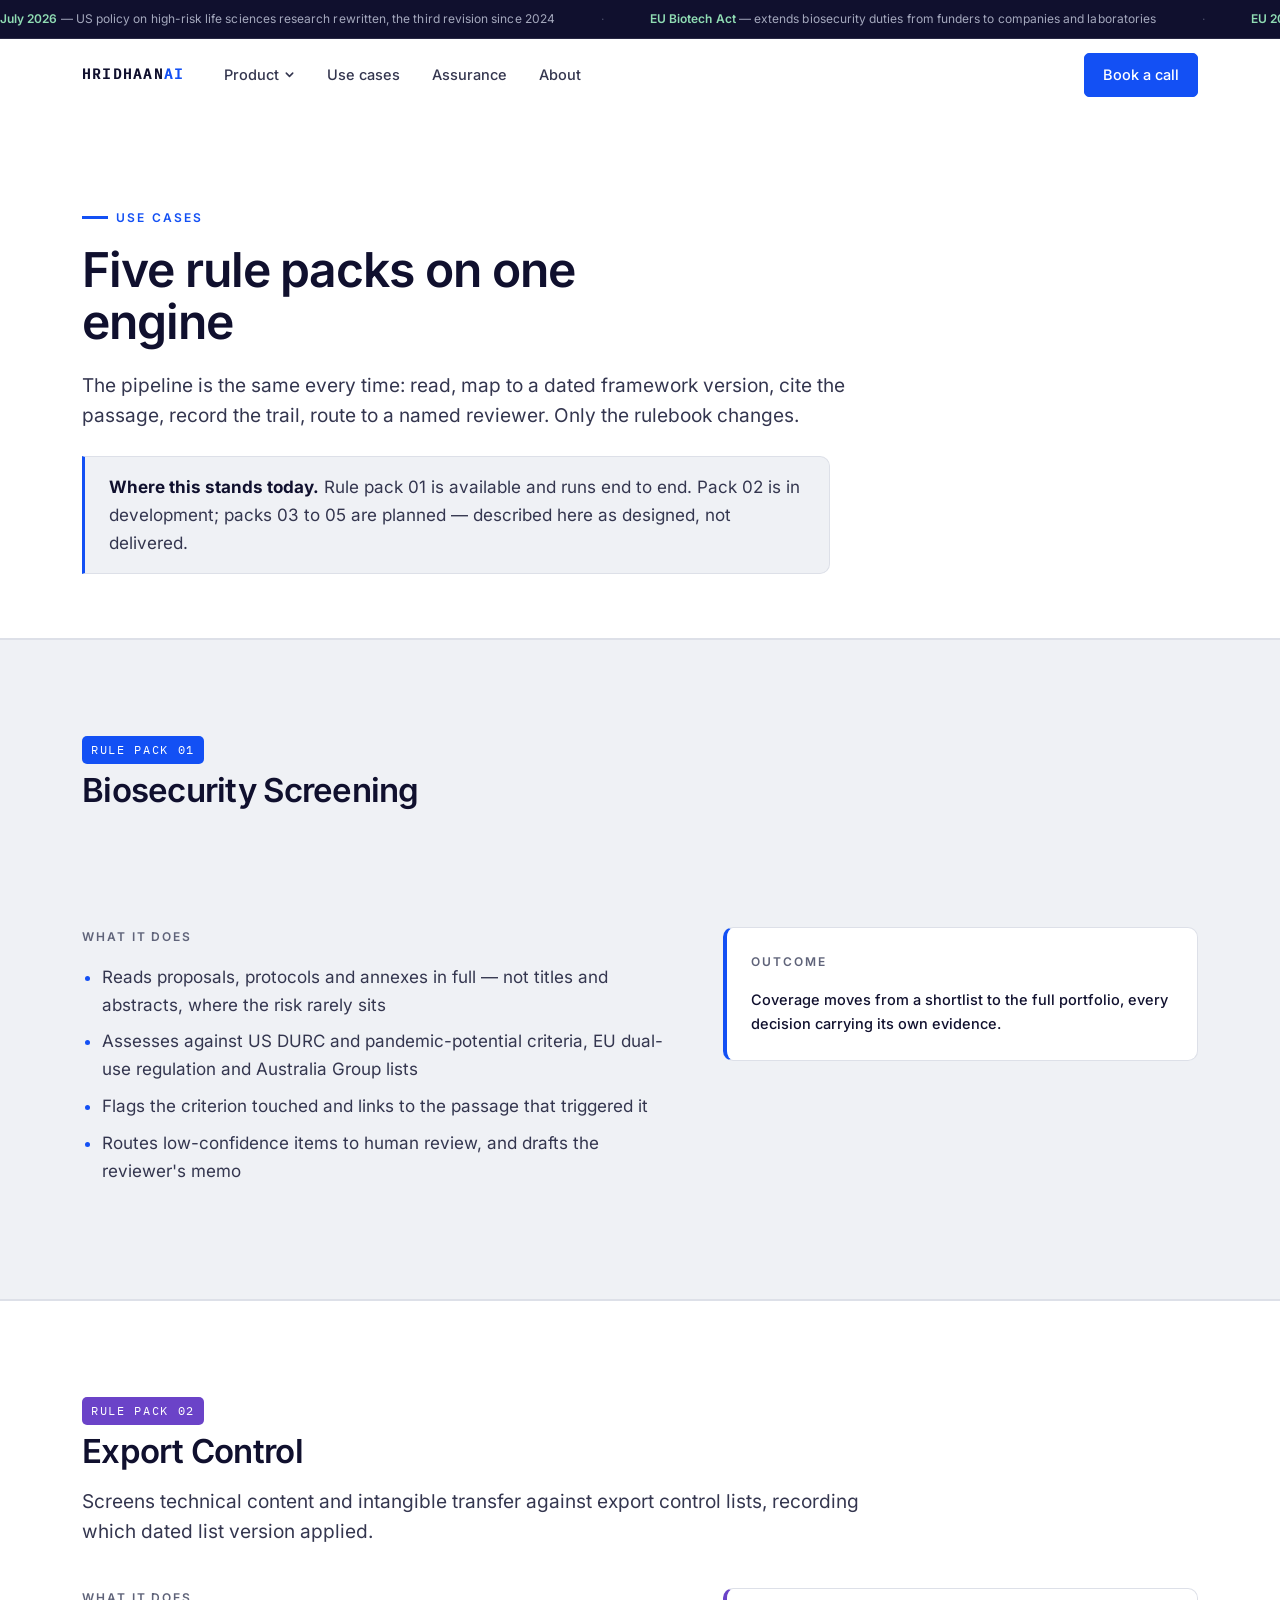
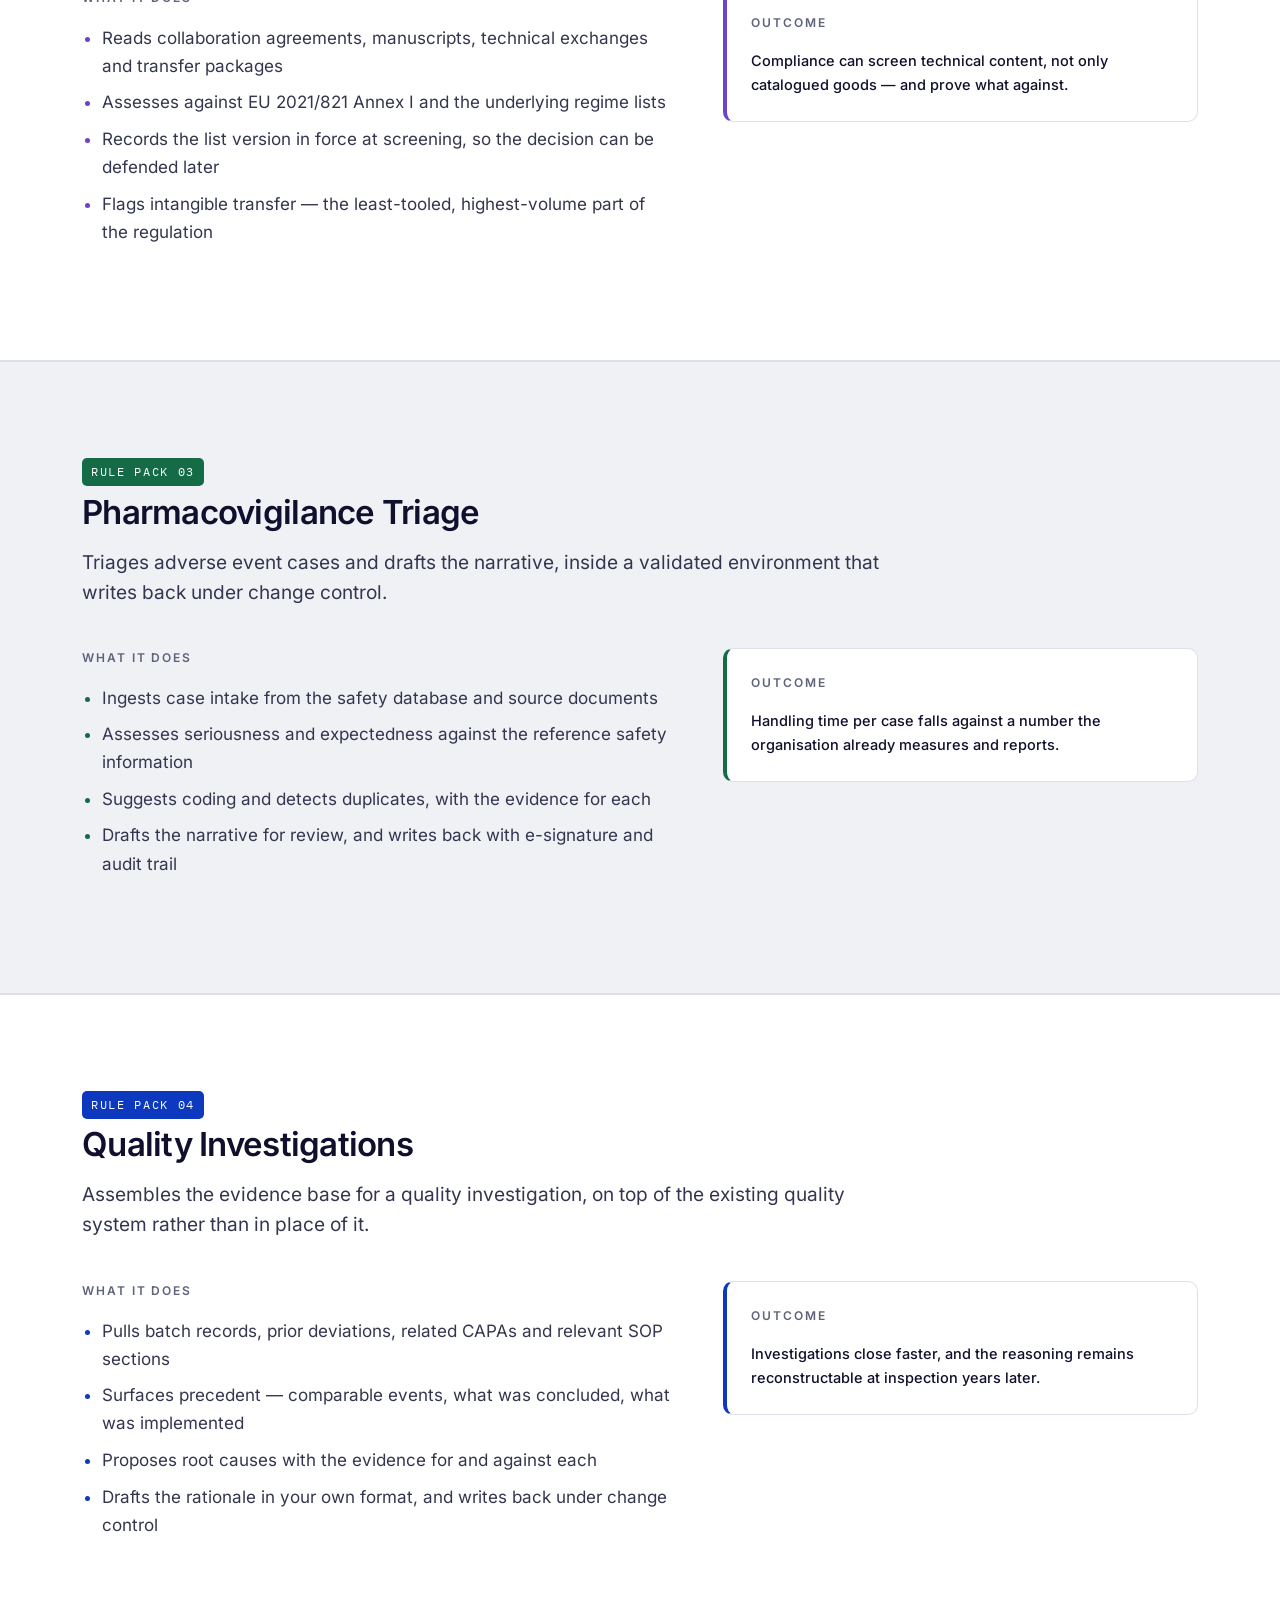
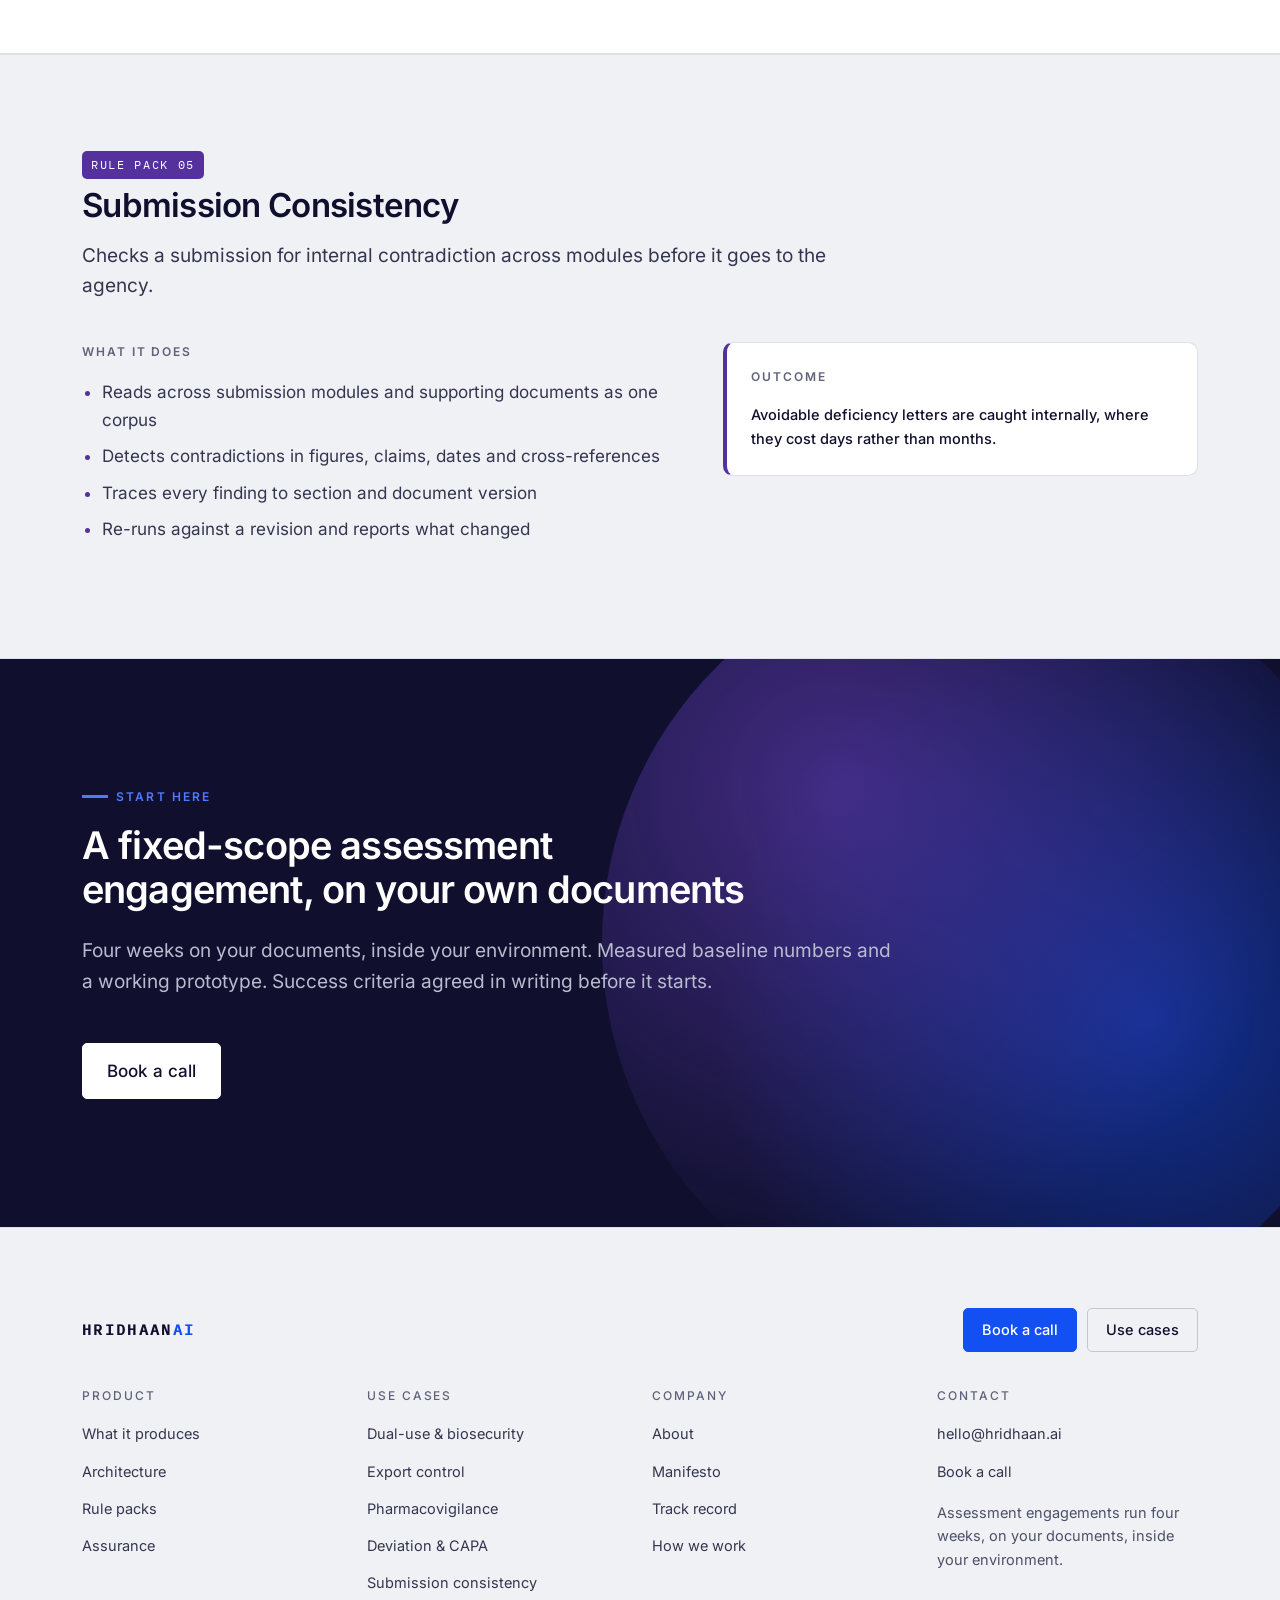
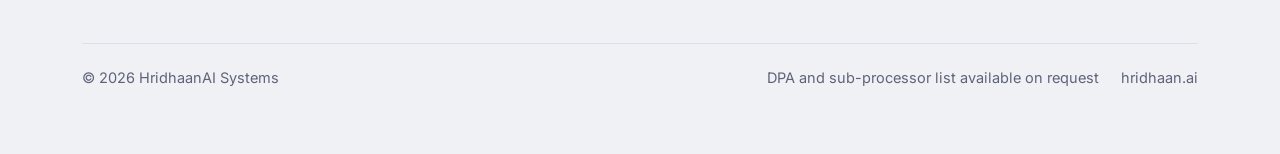
<file: use-cases.html>
<!doctype html>
<html lang="en">
<head>
<meta charset="utf-8">
<meta name="viewport" content="width=device-width, initial-scale=1">
<title>Use cases — HridhaanAI Systems</title>
<meta name="description" content="Five rule packs on one engine: dual-use and biosecurity screening, export control and technology transfer, pharmacovigilance case triage, deviation and CAPA investigation, regulatory submission consistency.">
<link rel="canonical" href="https://hridhaan.ai/use-cases.html">
<meta property="og:title" content="Use cases — HridhaanAI Systems">
<meta property="og:description" content="Five rule packs on one engine: dual-use and biosecurity screening, export control and technology transfer, pharmacovigilance case triage, deviation and CAPA investigation, regulatory submission consistency.">
<meta property="og:type" content="website">
<link rel="icon" href="favicon.svg" type="image/svg+xml">
<meta property="og:image" content="https://hridhaan.ai/assets/og.png">
<meta name="twitter:card" content="summary_large_image">
<link rel="stylesheet" href="styles.css">
<script>document.documentElement.classList.add("js");</script>
</head>
<body>

<div class="ticker">
  <div class="rail">
    <div class="track">
      <span class="item"><b>July 2026</b> — US policy on high-risk life sciences research rewritten, the third revision since 2024</span>
      <span class="item"><b>EU Biotech Act</b> — extends biosecurity duties from funders to companies and laboratories</span>
      <span class="item"><b>EU 2021/821</b> — record-keeping obligations cover intangible technology transfer, not only goods</span>
      <span class="item"><b>21 CFR Part 11</b> — audit trails and e-signature required on regulated electronic records</span>
      <span class="item"><b>Rule packs are dated</b> — every assessment records the framework version in force on the day</span>
    </div>
    <div class="track" aria-hidden="true">
      <span class="item"><b>July 2026</b> — US policy on high-risk life sciences research rewritten, the third revision since 2024</span>
      <span class="item"><b>EU Biotech Act</b> — extends biosecurity duties from funders to companies and laboratories</span>
      <span class="item"><b>EU 2021/821</b> — record-keeping obligations cover intangible technology transfer, not only goods</span>
      <span class="item"><b>21 CFR Part 11</b> — audit trails and e-signature required on regulated electronic records</span>
      <span class="item"><b>Rule packs are dated</b> — every assessment records the framework version in force on the day</span>
    </div>
  </div>
</div>


<nav class="nav" id="nav">
  <div class="wrap">
    <a class="brand" href="index.html">Hridhaan<span class="dot">AI</span></a>
    <div class="nav-links">
      <div class="has-menu">
      <button class="menu-trigger" id="menu-trigger" aria-expanded="false" aria-controls="menu-panel">Product<svg class="chev" viewBox="0 0 12 12" aria-hidden="true"><path d="M2.5 4.5 6 8l3.5-3.5"/></svg></button>
      <div class="menu-panel" id="menu-panel">
        <div class="menu-head">Rule packs</div>
        <a class="mi" href="use-cases.html#dual-use">
          <span class="mi-ic"><svg class="ic" viewBox="0 0 24 24" aria-hidden="true"><path d="M12 3 4.5 6v5.5c0 4.4 3.1 8.3 7.5 9.5 4.4-1.2 7.5-5.1 7.5-9.5V6z"/><circle cx="12" cy="11.5" r="2.4"/></svg></span>
          <span class="mi-t"><b>Biosecurity Screening</b><span>Dual-use risk in research proposals</span></span>
        </a>
        <a class="mi" href="use-cases.html#export-control">
          <span class="mi-ic"><svg class="ic" viewBox="0 0 24 24" aria-hidden="true"><path d="M3 8.5 10 5l7 3.5-7 3.5z"/><path d="M3 8.5v7L10 19l7-3.5v-7"/><path d="M10 12v7"/><path d="M20.5 3v18" stroke-dasharray="2.5 2.5"/></svg></span>
          <span class="mi-t"><b>Export Control</b><span>Technical content against control lists</span></span>
        </a>
        <a class="mi" href="use-cases.html#pharmacovigilance">
          <span class="mi-ic"><svg class="ic" viewBox="0 0 24 24" aria-hidden="true"><path d="M3 12h3.5l2-5.5 3.5 11 2.5-6.5H21"/></svg></span>
          <span class="mi-t"><b>Pharmacovigilance Triage</b><span>Adverse event cases and narratives</span></span>
        </a>
        <a class="mi" href="use-cases.html#capa">
          <span class="mi-ic"><svg class="ic" viewBox="0 0 24 24" aria-hidden="true"><path d="M9 4h6v3H9z"/><path d="M15 5.5h3v15H6v-15h3"/><path d="M9 13.5l2 2 4-4"/></svg></span>
          <span class="mi-t"><b>Quality Investigations</b><span>Deviation and CAPA evidence base</span></span>
        </a>
        <a class="mi" href="use-cases.html#submission">
          <span class="mi-ic"><svg class="ic" viewBox="0 0 24 24" aria-hidden="true"><path d="M6.5 3h7l4 4v10h-11z"/><path d="M13.5 3v4h4"/><path d="M3.5 7v14h11"/></svg></span>
          <span class="mi-t"><b>Submission Consistency</b><span>Contradictions across submission modules</span></span>
        </a>
        <a class="mi all" href="use-cases.html">All use cases &rarr;</a>
      </div>
    </div>
      <a href="use-cases.html">Use cases</a>
      <a href="index.html#assurance">Assurance</a>
      <a href="about.html">About</a>
    </div>
    <div class="nav-spacer"></div>
    <a class="btn" href="mailto:hello@hridhaan.ai?subject=Hridhaan%20assessment%20engagement">Book a call</a>
  </div>
</nav>

<header class="page-head">
  <div class="wrap">
    <div class="eyebrow">Use cases</div>
    <h1>Five rule packs on one engine</h1>
    <p class="lede">
      The pipeline is the same every time: read, map to a dated framework version, cite the passage,
      record the trail, route to a named reviewer. Only the rulebook changes.
    </p>
    <div class="status-note">
      <b>Where this stands today.</b> Rule pack 01 is available and runs end to end. Pack 02 is in
      development; packs 03 to 05 are planned — described here as designed, not delivered.
    </div>
  </div>
</header>

<!-- ── 01 ────────────────────────────────────────────────────────────── -->
<section class="uc" id="dual-use">
  <div class="wrap">
    <div class="uc-head">
      <span class="idx">RULE PACK 01</span>
    </div>
    <h2>Biosecurity Screening</h2>
    <p class="intro">
      Screens research proposals for content that could create biosecurity or dual-use risk, before
      funding is committed.
    </p>

    <div class="uc-cols">
      <div>
        <h4>What it does</h4>
        <ul>
          <li>Reads proposals, protocols and annexes in full — not titles and abstracts, where the risk rarely sits</li>
          <li>Assesses against US DURC and pandemic-potential criteria, EU dual-use regulation and Australia Group lists</li>
          <li>Flags the criterion touched and links to the passage that triggered it</li>
          <li>Routes low-confidence items to human review, and drafts the reviewer's memo</li>
        </ul>
      </div>
      <div class="uc-side">
        <div class="box">
          <h4>Outcome</h4>
          <p class="out">Coverage moves from a shortlist to the full portfolio, every decision carrying its own evidence.</p>
        </div>
      </div>
    </div>
  </div>
</section>

<!-- ── 02 ────────────────────────────────────────────────────────────── -->
<section class="uc" id="export-control">
  <div class="wrap">
    <div class="uc-head">
      <span class="idx">RULE PACK 02</span>
    </div>
    <h2>Export Control</h2>
    <p class="intro">
      Screens technical content and intangible transfer against export control lists, recording
      which dated list version applied.
    </p>

    <div class="uc-cols">
      <div>
        <h4>What it does</h4>
        <ul>
          <li>Reads collaboration agreements, manuscripts, technical exchanges and transfer packages</li>
          <li>Assesses against EU 2021/821 Annex I and the underlying regime lists</li>
          <li>Records the list version in force at screening, so the decision can be defended later</li>
          <li>Flags intangible transfer — the least-tooled, highest-volume part of the regulation</li>
        </ul>
      </div>
      <div class="uc-side">
        <div class="box">
          <h4>Outcome</h4>
          <p class="out">Compliance can screen technical content, not only catalogued goods — and prove what against.</p>
        </div>
      </div>
    </div>
  </div>
</section>

<!-- ── 03 ────────────────────────────────────────────────────────────── -->
<section class="uc" id="pharmacovigilance">
  <div class="wrap">
    <div class="uc-head">
      <span class="idx">RULE PACK 03</span>
    </div>
    <h2>Pharmacovigilance Triage</h2>
    <p class="intro">
      Triages adverse event cases and drafts the narrative, inside a validated environment that
      writes back under change control.
    </p>

    <div class="uc-cols">
      <div>
        <h4>What it does</h4>
        <ul>
          <li>Ingests case intake from the safety database and source documents</li>
          <li>Assesses seriousness and expectedness against the reference safety information</li>
          <li>Suggests coding and detects duplicates, with the evidence for each</li>
          <li>Drafts the narrative for review, and writes back with e-signature and audit trail</li>
        </ul>
      </div>
      <div class="uc-side">
        <div class="box">
          <h4>Outcome</h4>
          <p class="out">Handling time per case falls against a number the organisation already measures and reports.</p>
        </div>
      </div>
    </div>
  </div>
</section>

<!-- ── 04 ────────────────────────────────────────────────────────────── -->
<section class="uc" id="capa">
  <div class="wrap">
    <div class="uc-head">
      <span class="idx">RULE PACK 04</span>
    </div>
    <h2>Quality Investigations</h2>
    <p class="intro">
      Assembles the evidence base for a quality investigation, on top of the existing quality system
      rather than in place of it.
    </p>

    <div class="uc-cols">
      <div>
        <h4>What it does</h4>
        <ul>
          <li>Pulls batch records, prior deviations, related CAPAs and relevant SOP sections</li>
          <li>Surfaces precedent — comparable events, what was concluded, what was implemented</li>
          <li>Proposes root causes with the evidence for and against each</li>
          <li>Drafts the rationale in your own format, and writes back under change control</li>
        </ul>
      </div>
      <div class="uc-side">
        <div class="box">
          <h4>Outcome</h4>
          <p class="out">Investigations close faster, and the reasoning remains reconstructable at inspection years later.</p>
        </div>
      </div>
    </div>
  </div>
</section>

<!-- ── 05 ────────────────────────────────────────────────────────────── -->
<section class="uc" id="submission">
  <div class="wrap">
    <div class="uc-head">
      <span class="idx">RULE PACK 05</span>
    </div>
    <h2>Submission Consistency</h2>
    <p class="intro">
      Checks a submission for internal contradiction across modules before it goes to the agency.
    </p>

    <div class="uc-cols">
      <div>
        <h4>What it does</h4>
        <ul>
          <li>Reads across submission modules and supporting documents as one corpus</li>
          <li>Detects contradictions in figures, claims, dates and cross-references</li>
          <li>Traces every finding to section and document version</li>
          <li>Re-runs against a revision and reports what changed</li>
        </ul>
      </div>
      <div class="uc-side">
        <div class="box">
          <h4>Outcome</h4>
          <p class="out">Avoidable deficiency letters are caught internally, where they cost days rather than months.</p>
        </div>
      </div>
    </div>
  </div>
</section>

<!-- ── CTA ───────────────────────────────────────────────────────────── -->
<section class="cta band band-ink">
  <div class="wrap">
    <div class="eyebrow">Start here</div>
    <h2>A fixed-scope assessment engagement, on your own documents</h2>
    <p>
      Four weeks on your documents, inside your environment. Measured baseline numbers and a working
      prototype. Success criteria agreed in writing before it starts.
    </p>
    <a class="btn lg" href="mailto:hello@hridhaan.ai?subject=Hridhaan%20assessment%20engagement">Book a call</a>
  </div>
</section>

<footer>
  <div class="wrap">

    <div class="foot-top">
      <span class="brand">Hridhaan<span class="dot">AI</span></span>
      <div class="foot-cta">
        <a class="btn" href="mailto:hello@hridhaan.ai?subject=Hridhaan%20assessment%20engagement">Book a call</a>
        <a class="btn ghost" href="use-cases.html">Use cases</a>
      </div>
    </div>

    <div class="foot-cols">
      <div>
        <h4>Product</h4>
        <ul>
          <li><a href="index.html#output">What it produces</a></li>
          <li><a href="index.html#architecture">Architecture</a></li>
          <li><a href="index.html#rule-packs">Rule packs</a></li>
          <li><a href="index.html#assurance">Assurance</a></li>
        </ul>
      </div>
      <div>
        <h4>Use cases</h4>
        <ul>
          <li><a href="use-cases.html#dual-use">Dual-use &amp; biosecurity</a></li>
          <li><a href="use-cases.html#export-control">Export control</a></li>
          <li><a href="use-cases.html#pharmacovigilance">Pharmacovigilance</a></li>
          <li><a href="use-cases.html#capa">Deviation &amp; CAPA</a></li>
          <li><a href="use-cases.html#submission">Submission consistency</a></li>
        </ul>
      </div>
      <div>
        <h4>Company</h4>
        <ul>
          <li><a href="about.html">About</a></li>
          <li><a href="about.html#manifesto">Manifesto</a></li>
          <li><a href="about.html#track-record">Track record</a></li>
          <li><a href="about.html#how-we-work">How we work</a></li>
        </ul>
      </div>
      <div>
        <h4>Contact</h4>
        <ul>
          <li><a href="mailto:hello@hridhaan.ai">hello@hridhaan.ai</a></li>
          <li><a href="mailto:hello@hridhaan.ai?subject=Hridhaan%20assessment%20engagement">Book a call</a></li>
        </ul>
        <p class="foot-hint">
          Assessment engagements run four weeks, on your documents, inside your environment.
        </p>
      </div>
    </div>

    <div class="foot-legal">
      <span>© 2026 HridhaanAI Systems</span>
      <span class="set">
        <span>DPA and sub-processor list available on request</span>
        <a href="index.html">hridhaan.ai</a>
      </span>
    </div>

  </div>
</footer>

<script>
  var nav = document.getElementById('nav');
  var onScroll = function () { nav.classList.toggle('scrolled', window.scrollY > 8); };
  onScroll();
  window.addEventListener('scroll', onScroll, { passive: true });
</script>

<script>
  (function () {
    var t = document.getElementById('menu-trigger');
    var p = document.getElementById('menu-panel');
    if (!t || !p) return;
    var wrap = t.parentNode;
    function open(v) { wrap.classList.toggle('open', v); t.setAttribute('aria-expanded', v); }
    t.addEventListener('click', function (e) { e.stopPropagation(); open(!wrap.classList.contains('open')); });
    document.addEventListener('click', function (e) { if (!wrap.contains(e.target)) open(false); });
    document.addEventListener('keydown', function (e) { if (e.key === 'Escape') open(false); });
  })();
</script>


<script>
  (function () {
    var sel = '.eyebrow, h2.sec, .lede, .arch, .example, .mock-note, .pack, .card,' +
              ' .split > div, .stats > div, .status-note, .statement .wrap > *,' +
              ' .cta .wrap > *, .page-head > .wrap > *, .uc-head, .uc h2, .uc .intro, .uc-cols > div,' +
              ' .manifesto .wrap > *';
    var els = [].slice.call(document.querySelectorAll(sel));
    if (!els.length) return;
    if (!('IntersectionObserver' in window) ||
        window.matchMedia('(prefers-reduced-motion: reduce)').matches) {
      els.forEach(function (el) { el.classList.add('in'); });
      return;
    }
    els.forEach(function (el) { el.classList.add('rv'); });
    var io = new IntersectionObserver(function (entries) {
      entries.forEach(function (e) {
        if (e.isIntersecting) { e.target.classList.add('in'); io.unobserve(e.target); }
      });
    }, { rootMargin: '0px 0px -8% 0px', threshold: 0.08 });
    els.forEach(function (el) { io.observe(el); });
  })();
</script>

</body>
</html>
</file>
<file: styles.css>
/* ── Self-hosted fonts: no third-party request ──────────────────────── */
@font-face {
  font-family: 'IBM Plex Mono';
  font-style: normal;
  font-weight: 400;
  font-display: swap;
  src: url(assets/fonts/IBMPlexMono-400-latin-ext.woff2) format('woff2');
  unicode-range: U+0100-02BA, U+02BD-02C5, U+02C7-02CC, U+02CE-02D7, U+02DD-02FF, U+0304, U+0308, U+0329, U+1D00-1DBF, U+1E00-1E9F, U+1EF2-1EFF, U+2020, U+20A0-20AB, U+20AD-20C0, U+2113, U+2C60-2C7F, U+A720-A7FF;
}
@font-face {
  font-family: 'IBM Plex Mono';
  font-style: normal;
  font-weight: 400;
  font-display: swap;
  src: url(assets/fonts/IBMPlexMono-400-latin.woff2) format('woff2');
  unicode-range: U+0000-00FF, U+0131, U+0152-0153, U+02BB-02BC, U+02C6, U+02DA, U+02DC, U+0304, U+0308, U+0329, U+2000-206F, U+20AC, U+2122, U+2191, U+2193, U+2212, U+2215, U+FEFF, U+FFFD;
}
@font-face {
  font-family: 'IBM Plex Mono';
  font-style: normal;
  font-weight: 500;
  font-display: swap;
  src: url(assets/fonts/IBMPlexMono-500-latin-ext.woff2) format('woff2');
  unicode-range: U+0100-02BA, U+02BD-02C5, U+02C7-02CC, U+02CE-02D7, U+02DD-02FF, U+0304, U+0308, U+0329, U+1D00-1DBF, U+1E00-1E9F, U+1EF2-1EFF, U+2020, U+20A0-20AB, U+20AD-20C0, U+2113, U+2C60-2C7F, U+A720-A7FF;
}
@font-face {
  font-family: 'IBM Plex Mono';
  font-style: normal;
  font-weight: 500;
  font-display: swap;
  src: url(assets/fonts/IBMPlexMono-500-latin.woff2) format('woff2');
  unicode-range: U+0000-00FF, U+0131, U+0152-0153, U+02BB-02BC, U+02C6, U+02DA, U+02DC, U+0304, U+0308, U+0329, U+2000-206F, U+20AC, U+2122, U+2191, U+2193, U+2212, U+2215, U+FEFF, U+FFFD;
}
@font-face {
  font-family: 'Inter';
  font-style: normal;
  font-weight: 400;
  font-display: swap;
  src: url(assets/fonts/Inter-400-latin-ext.woff2) format('woff2');
  unicode-range: U+0100-02BA, U+02BD-02C5, U+02C7-02CC, U+02CE-02D7, U+02DD-02FF, U+0304, U+0308, U+0329, U+1D00-1DBF, U+1E00-1E9F, U+1EF2-1EFF, U+2020, U+20A0-20AB, U+20AD-20C0, U+2113, U+2C60-2C7F, U+A720-A7FF;
}
@font-face {
  font-family: 'Inter';
  font-style: normal;
  font-weight: 400;
  font-display: swap;
  src: url(assets/fonts/Inter-400-latin.woff2) format('woff2');
  unicode-range: U+0000-00FF, U+0131, U+0152-0153, U+02BB-02BC, U+02C6, U+02DA, U+02DC, U+0304, U+0308, U+0329, U+2000-206F, U+20AC, U+2122, U+2191, U+2193, U+2212, U+2215, U+FEFF, U+FFFD;
}
@font-face {
  font-family: 'Inter';
  font-style: normal;
  font-weight: 500;
  font-display: swap;
  src: url(assets/fonts/Inter-500-latin-ext.woff2) format('woff2');
  unicode-range: U+0100-02BA, U+02BD-02C5, U+02C7-02CC, U+02CE-02D7, U+02DD-02FF, U+0304, U+0308, U+0329, U+1D00-1DBF, U+1E00-1E9F, U+1EF2-1EFF, U+2020, U+20A0-20AB, U+20AD-20C0, U+2113, U+2C60-2C7F, U+A720-A7FF;
}
@font-face {
  font-family: 'Inter';
  font-style: normal;
  font-weight: 500;
  font-display: swap;
  src: url(assets/fonts/Inter-500-latin.woff2) format('woff2');
  unicode-range: U+0000-00FF, U+0131, U+0152-0153, U+02BB-02BC, U+02C6, U+02DA, U+02DC, U+0304, U+0308, U+0329, U+2000-206F, U+20AC, U+2122, U+2191, U+2193, U+2212, U+2215, U+FEFF, U+FFFD;
}
@font-face {
  font-family: 'Inter';
  font-style: normal;
  font-weight: 600;
  font-display: swap;
  src: url(assets/fonts/Inter-600-latin-ext.woff2) format('woff2');
  unicode-range: U+0100-02BA, U+02BD-02C5, U+02C7-02CC, U+02CE-02D7, U+02DD-02FF, U+0304, U+0308, U+0329, U+1D00-1DBF, U+1E00-1E9F, U+1EF2-1EFF, U+2020, U+20A0-20AB, U+20AD-20C0, U+2113, U+2C60-2C7F, U+A720-A7FF;
}
@font-face {
  font-family: 'Inter';
  font-style: normal;
  font-weight: 600;
  font-display: swap;
  src: url(assets/fonts/Inter-600-latin.woff2) format('woff2');
  unicode-range: U+0000-00FF, U+0131, U+0152-0153, U+02BB-02BC, U+02C6, U+02DA, U+02DC, U+0304, U+0308, U+0329, U+2000-206F, U+20AC, U+2122, U+2191, U+2193, U+2212, U+2215, U+FEFF, U+FFFD;
}
@font-face {
  font-family: 'Inter';
  font-style: normal;
  font-weight: 700;
  font-display: swap;
  src: url(assets/fonts/Inter-700-latin-ext.woff2) format('woff2');
  unicode-range: U+0100-02BA, U+02BD-02C5, U+02C7-02CC, U+02CE-02D7, U+02DD-02FF, U+0304, U+0308, U+0329, U+1D00-1DBF, U+1E00-1E9F, U+1EF2-1EFF, U+2020, U+20A0-20AB, U+20AD-20C0, U+2113, U+2C60-2C7F, U+A720-A7FF;
}
@font-face {
  font-family: 'Inter';
  font-style: normal;
  font-weight: 700;
  font-display: swap;
  src: url(assets/fonts/Inter-700-latin.woff2) format('woff2');
  unicode-range: U+0000-00FF, U+0131, U+0152-0153, U+02BB-02BC, U+02C6, U+02DA, U+02DC, U+0304, U+0308, U+0329, U+2000-206F, U+20AC, U+2122, U+2191, U+2193, U+2212, U+2215, U+FEFF, U+FFFD;
}

/* ==========================================================================
   HridhaanAI Systems — hridhaan.ai
   ========================================================================== */

:root {
  /* ── Ink ladder — every step clears WCAG AA (4.5:1) on paper and paper-2 */
  --ink:        #10102e;   /* 17.8:1 */
  --ink-2:      #34364f;   /* 10.2:1 */
  --ink-3:      #4d5068;   /*  6.9:1 */
  --ink-4:      #5f6379;   /*  5.2:1 — muted, still legible */
  --ink-5:      #8b8fa3;   /* non-text only: rules, icon strokes, dividers */

  --paper:      #ffffff;
  --paper-2:    #eff1f5;
  --paper-3:    #e4e7ee;

  --rule:       #dde0e8;
  --rule-2:     #c3c7d4;

  /* ── Three hues ──────────────────────────────────────────────────────
     Blue is the product and the pipeline. Violet is the rule pack and the
     framework version. Green is evidence that has been verified. Each has
     a saturated value for fills, a darker one for text, and a tint.
     The saturated blue and violet clear AA both as text on white and as a
     fill under white text; the saturated green is a fill only, and carries
     dark ink rather than white.                                          */
  --blue:       #1350f4;   /* 6.0:1 either way */
  --blue-dk:    #0c39bd;   /* 8.9:1 — text, hover */
  --blue-lt:    #e8edfe;
  --blue-t:     #d3ddfd;   /* emphasised tint */
  --blue-br:    #4d7bff;   /* on dark grounds, focus rings */

  --violet:     #6b43c8;   /* 6.4:1 either way */
  --violet-dk:  #54319d;   /* 9.2:1 — text, hover */
  --violet-lt:  #f1ecfb;
  --violet-t:   #e2d8f6;
  --violet-br:  #a98ae4;   /* on dark grounds */

  --green:      #6bce97;   /* fill only — ink on it is 9.5:1 */
  --green-dk:   #146b45;   /* 6.5:1 — text, borders, icons */
  --green-lt:   #e6f6ed;
  --green-t:    #c9ecd9;
  --green-br:   #8fdcb3;   /* on dark grounds */

  /* Reserved status slot — never a fourth categorical hue, and it always
     ships with an icon and a label. Tuned for the dark band it lives on
     (9.1:1 there); it is not legible on paper, so it is not used there. */
  --status-crit: #f5a524;

  /* the default accent, for anything not assigned a role */
  --accent:     var(--blue);
  --accent-dk:  var(--blue-dk);
  --accent-lt:  var(--blue-lt);
  --accent-br:  var(--blue-br);

  /* per-section accent — each band overrides this, and eyebrows, list
     markers and rules follow it without needing their own rules */
  --sec:        var(--blue);

  /* soft accent tints — highlights and fills, never saturated */
  --accent-t1:  var(--blue-lt);
  --accent-t2:  var(--blue-t);
  --accent-t3:  #b3c4fb;

  --max:        1180px;
  --sans:       "Inter", -apple-system, BlinkMacSystemFont, "Segoe UI", Roboto, sans-serif;
  --mono:       "IBM Plex Mono", ui-monospace, SFMono-Regular, Menlo, monospace;

  /* ── Spacing: one 8px scale, no ad-hoc values ───────────────────────── */
  --s1:   8px;
  --s2:  16px;
  --s3:  24px;
  --s4:  32px;
  --s5:  40px;
  --s6:  48px;
  --s7:  64px;
  --s8:  80px;
  --s9:  96px;
  --s10:128px;

  /* ── Type scale ─────────────────────────────────────────
     Four body steps, two display steps. Nothing else.                    */
  --t-xs:   12px;     /* eyebrows, chips, version strings, legal */
  --t-sm:   14.5px;   /* UI, captions, secondary copy */
  --t-base: 17px;     /* body */
  --t-md:   19px;     /* lede, sub-headings */
  --t-lg:   25px;     /* section sub-heads */
  --t-h2:   clamp(28px, 3.4vw, 38px);
  --t-h1:   clamp(31px, 4.4vw, 55px);
  /* the one exception: the document facsimile, set in mono, where a smaller
     size is the point — it has to read as a page, not as web copy */
  --t-doc:  13px;

  --lh:     1.65;

  /* ── Radius: one value, one small value for chips ───────────────────── */
  --r:      10px;
  --r-sm:    5px;

  /* ── Measure ────────────────────────────────────────────────────────── */
  --measure: 68ch;   /* ~65–75 characters at body size */
}

* { box-sizing: border-box; }

html { scroll-behavior: smooth; -webkit-text-size-adjust: 100%; }

body {
  margin: 0;
  font-family: var(--sans);
  font-size: var(--t-base);
  line-height: var(--lh);
  color: var(--ink-2);
  background: var(--paper);
  -webkit-font-smoothing: antialiased;
}

h1, h2, h3, h4 { color: var(--ink); font-weight: 600; letter-spacing: -0.022em; margin: 0; }
p { margin: 0 0 1.1em; }
a { color: var(--accent); text-decoration: none; }
a:hover { text-decoration: underline; }
strong { color: var(--ink); font-weight: 600; }
ul { margin: 0 0 1.1em; padding-left: 1.15em; }
li { margin-bottom: 0.5em; line-height: var(--lh); }
li::marker { color: var(--sec); }

/* ── Measure ─────────────────────────────────────────────────────────────
   Running text is capped at ~65–75 characters. Applied to the prose
   elements rather than the container, so grids and chrome are unaffected. */
section p,
section li,
.page-head p,
.uc p {
  max-width: var(--measure);
}
/* text already living inside a narrow column needs no second cap */
.split p, .split li,
.uc-side p, .uc-side li,
.card p, .pack p,
.out-item p, .verdict p,
.cta p, footer p { max-width: none; }

.wrap { max-width: var(--max); margin: 0 auto; padding: 0 var(--s4); }

/* ── Focus ───────────────────────────────────────────────────────────────
   Visible on every interactive element, never removed. */
a:focus-visible,
button:focus-visible,
[tabindex]:focus-visible {
  outline: 2px solid var(--accent-br);
  outline-offset: 3px;
  border-radius: 3px;
}
.cta a:focus-visible,
.statement a:focus-visible,
.manifesto a:focus-visible,
.ticker a:focus-visible { outline-color: #8fb4ec; }

/* ── Nav ─────────────────────────────────────────────────────────────── */
.nav {
  position: sticky; top: 0; z-index: 50;
  background: rgba(255,255,255,0.88);
  backdrop-filter: saturate(1.4) blur(10px);
  border-bottom: 1px solid transparent;
  transition: border-color .2s ease;
}
.nav.scrolled { border-bottom-color: var(--rule); }
.nav .wrap { display: flex; align-items: center; gap: var(--s4); height: 72px; }

.brand {
  font-family: var(--mono);
  font-size: 14px;
  font-weight: 600;
  letter-spacing: 0.16em;
  color: var(--ink);
  text-transform: uppercase;
  white-space: nowrap;
}
.brand:hover { text-decoration: none; }
.brand .dot { color: var(--blue); }
.band .brand .dot, .band-green .brand .dot { color: inherit; }

.nav-links { display: flex; gap: var(--s4); margin-left: var(--s1); }
.nav-links a {
  font-size: var(--t-sm); font-weight: 500; color: var(--ink-2);
}
.nav-links a:hover { color: var(--accent); text-decoration: none; }
.nav-spacer { flex: 1; }

.btn {
  display: inline-block;
  font-size: var(--t-sm); font-weight: 500;
  padding: 9px 18px;
  border-radius: 5px;
  border: 1px solid var(--accent);
  background: var(--accent);
  color: #fff;
  white-space: nowrap;
  transition: background .15s ease, border-color .15s ease;
}
.btn:hover { background: var(--accent-dk); border-color: var(--accent-dk); text-decoration: none; }
.btn.ghost { background: transparent; color: var(--ink); border-color: var(--rule-2); }
.btn.ghost:hover { background: var(--paper-2); border-color: var(--ink-3); }
.btn.lg { font-size: var(--t-base); padding: 13px var(--s3); }

/* ── Section furniture ───────────────────────────────────────────────── */
section { padding: var(--s10) 0; border-top: 1px solid var(--rule); }
section.tint { background: var(--paper-2); border-top: none; }
section.plain { border-top: none; }

/* ══ Colour bands ════════════════════════════════════════════════════════
   The page moves through full-bleed grounds rather than one tinted strip.
   Each band sets --sec, so eyebrows, list markers and rules follow without
   needing rules of their own. Blue and violet carry white text; green is
   light enough to carry the dark ink instead.                            */

.band { border-top: none; }

/* white sections still take a hue, through --sec */
.sec-blue   { --sec: var(--blue); }
.sec-violet { --sec: var(--violet); }
.sec-green  { --sec: var(--green-dk); }

.band-blue   { background: var(--blue);   --sec: #ffffff; color: #dbe4fe; }
.band-violet { background: var(--violet); --sec: #ffffff; color: #e7dffa; }
.band-ink    { background: var(--ink);    --sec: var(--blue-br); color: #b9bcd0; }

.band-green  { background: var(--green);  --sec: var(--ink); color: #123b28; }

.band-blue h1, .band-blue h2, .band-blue h3, .band-blue h4,
.band-violet h1, .band-violet h2, .band-violet h3, .band-violet h4,
.band-ink h1, .band-ink h2, .band-ink h3, .band-ink h4 { color: #fff; }
.band-green h1, .band-green h2, .band-green h3, .band-green h4 { color: var(--ink); }

.band-blue strong, .band-violet strong, .band-ink strong { color: #fff; }
.band-green strong { color: var(--ink); }

.band-blue .lede, .band-violet .lede, .band-ink .lede { color: inherit; }
.band-green .lede { color: #123b28; }

/* links and buttons sitting on a coloured ground */
.band-blue a, .band-violet a, .band-ink a { color: #fff; }
.band-green a { color: var(--ink); }
.band a:focus-visible { outline-color: #fff; }
.band-green a:focus-visible { outline-color: var(--ink); }

.band-blue .btn, .band-violet .btn, .band-ink .btn {
  background: #fff; border-color: #fff; color: var(--ink);
}
.band-blue .btn:hover, .band-violet .btn:hover, .band-ink .btn:hover {
  background: var(--paper-2); border-color: var(--paper-2);
}
.band-blue .btn.ghost, .band-violet .btn.ghost, .band-ink .btn.ghost {
  background: transparent; color: #fff; border-color: rgba(255,255,255,.5);
}
.band-blue .btn.ghost:hover, .band-violet .btn.ghost:hover, .band-ink .btn.ghost:hover {
  background: rgba(255,255,255,.12); border-color: #fff;
}
.band-green .btn { background: var(--ink); border-color: var(--ink); color: #fff; }
.band-green .btn:hover { background: #000; border-color: #000; }

.eyebrow {
  font-family: var(--sans);
  font-size: var(--t-xs);
  font-weight: 600;
  letter-spacing: 0.18em;
  text-transform: uppercase;
  color: var(--sec);
  margin-bottom: var(--s2);
  display: flex; align-items: center; gap: var(--s1);
}
.eyebrow::before {
  content: ""; width: 26px; height: 3px; background: var(--sec); display: block;
}

h2.sec {
  font-size: var(--t-h2);
  line-height: 1.16;
  max-width: 30ch;
  text-wrap: balance;
  margin-bottom: var(--s3);
}
.lede { font-size: var(--t-md); line-height: 1.6; color: var(--ink-2); max-width: var(--measure); }

/* ── Hero ────────────────────────────────────────────────────────────── */
.hero-cta { display: flex; gap: 12px; flex-wrap: wrap; margin-top: 34px; }

/* ── Cards ───────────────────────────────────────────────────────────── */
.grid-3 { display: grid; grid-template-columns: repeat(3, 1fr); gap: var(--s3); margin-top: var(--s6); align-items: stretch; }
.grid-2 { display: grid; grid-template-columns: repeat(2, 1fr); gap: var(--s3); margin-top: var(--s6); align-items: stretch; }

.card {
  border: 1px solid var(--rule);
  border-radius: var(--r);
  padding: var(--s4) var(--s3);
  background: var(--paper);
}
.card h3 { font-size: var(--t-md); margin-bottom: var(--s1); }
.card p { font-size: var(--t-base); color: var(--ink-2); margin: 0; }
/* card kicker — the same treatment as a section eyebrow */
.card .num {
  font-family: var(--sans); font-weight: 600; font-size: var(--t-xs);
  letter-spacing: 0.16em; text-transform: uppercase;
  color: var(--accent); margin-bottom: var(--s2); display: block;
}

/* ── Rule pack list ──────────────────────────────────────────────────── */
.packs { margin-top: var(--s6); border-top: 1px solid rgba(255,255,255,.45); }
.pack {
  display: grid;
  grid-template-columns: 54px 1fr;
  gap: var(--s3);
  padding: var(--s4) var(--s2);
  border-bottom: 1px solid rgba(255,255,255,.45);
  align-items: start;
  transition: background .15s ease;
}
a.pack { color: #e7dffa; }
a.pack h3 { color: #fff; }
a.pack:hover { background: rgba(255,255,255,.10); text-decoration: none; }
a.pack:hover h3 { color: #fff; }
.pack .idx { font-family: var(--mono); font-size: 26px; color: rgba(255,255,255,.80); line-height: 1; padding-top: 2px; }
.pack h3 { font-size: var(--t-md); margin-bottom: var(--s1); }

/* ── CTA band ────────────────────────────────────────────────────────── */
.cta { position: relative; overflow: hidden; }
/* the three hues bleed in from the right, the only gradient on the site */
.cta::after {
  content: ""; position: absolute; right: -8%; top: 50%;
  transform: translateY(-50%);
  width: 780px; height: 780px; border-radius: 50%;
  background:
    radial-gradient(circle at 30% 30%, rgba(107,67,200,.55) 0%, rgba(16,16,46,0) 62%),
    radial-gradient(circle at 70% 60%, rgba(19,80,244,.50) 0%, rgba(16,16,46,0) 60%);
  pointer-events: none;
}
.cta .wrap { position: relative; z-index: 1; }
.cta h2 { font-size: var(--t-h2); line-height: 1.16; max-width: 28ch; text-wrap: balance; margin-bottom: var(--s3); }
.cta p { font-size: var(--t-md); max-width: var(--measure); }
.cta .btn { margin-top: var(--s3); }
.cta .terms { margin-top: var(--s3); font-size: var(--t-sm); color: #a9adc4; }
.cta .terms a { text-decoration: underline; }

/* ── Footer ──────────────────────────────────────────────────────────── */
footer { padding: var(--s8) 0 var(--s7); border-top: 1px solid var(--rule); background: var(--paper-2); }

/* ── Interior pages ──────────────────────────────────────────────────── */
.page-head { padding: var(--s9) 0 var(--s7); border-bottom: 1px solid var(--rule); }
.page-head h1 { font-size: clamp(32px, 4.4vw, 48px); line-height: 1.08; max-width: 18ch; margin-bottom: var(--s3); }

.uc { padding: var(--s9) 0; border-bottom: 1px solid var(--rule); }
.uc:nth-child(even) { background: var(--paper-2); }
.uc-head { display: flex; align-items: baseline; gap: var(--s2); flex-wrap: wrap; margin-bottom: var(--s1); }
.uc-head .idx {
  font-family: var(--mono); font-size: var(--t-xs); letter-spacing: 0.14em;
  color: #fff; background: var(--sec); padding: 4px 9px; border-radius: var(--r-sm);
}
.uc:nth-of-type(5n+1) { --sec: var(--blue); }
.uc:nth-of-type(5n+2) { --sec: var(--violet); }
.uc:nth-of-type(5n+3) { --sec: var(--green-dk); }
.uc:nth-of-type(5n+4) { --sec: var(--blue-dk); }
.uc:nth-of-type(5n+5) { --sec: var(--violet-dk); }
.uc h2 { font-size: clamp(25px, 3vw, 33px); line-height: 1.15; margin-bottom: var(--s2); max-width: 28ch; text-wrap: balance; }
.uc .intro { font-size: var(--t-md); line-height: 1.6; max-width: var(--measure); color: var(--ink-2); }
.uc-cols { display: grid; grid-template-columns: 1.25fr 1fr; gap: var(--s6); margin-top: var(--s5); }
.uc-cols h4 {
  font-family: var(--sans); font-weight: 600; font-size: var(--t-xs); letter-spacing: 0.16em; text-transform: uppercase;
  color: var(--ink-4); margin-bottom: var(--s2);
}
.uc-side .box { border: 1px solid var(--rule); border-left: 4px solid var(--sec); border-radius: var(--r); padding: var(--s3); background: var(--paper); margin-bottom: var(--s2); }
.uc-side .box:last-child { margin-bottom: 0; }
.uc-side .box p { margin: 0; font-size: var(--t-sm); }
.uc-side .box .out { color: var(--ink); font-weight: 500; }


/* ── Responsive ──────────────────────────────────────────────────────── */
@media (max-width: 900px) {
  .grid-3, .grid-2 { grid-template-columns: 1fr; }
  .pack { grid-template-columns: 40px 1fr; }
    .uc-cols { grid-template-columns: 1fr; gap: var(--s5); }
  .nav .wrap { flex-wrap: wrap; height: auto; padding-top: 13px; padding-bottom: 11px; gap: 10px 18px; }
  .nav-links {
    order: 3; width: 100%; gap: 20px;
    overflow-x: auto; -webkit-overflow-scrolling: touch;
    padding-bottom: 2px; scrollbar-width: none;
  }
  .nav-links::-webkit-scrollbar { display: none; }
  .nav-links a { white-space: nowrap; }
  .nav-spacer { display: none; }
  .brand { flex: 1; }
  section { padding: var(--s8) 0; }
  .hero-c { padding: var(--s8) 0; }
}
@media (max-width: 560px) {
  body { font-size: 16px; }
  .wrap { padding: 0 var(--s2); }
  }

/* ══ Walkthrough stepper ══════════════════════════════════════════
   Three states of the same interface, so the document panel stays put and
   only the right half changes. Tabs, because that is what they are. */

.steps {
  display: flex; flex-wrap: wrap; gap: var(--s1);
  margin-top: var(--s5);
}
.step {
  position: relative; overflow: hidden;
  display: flex; align-items: center; gap: var(--s2);
  flex: 1 1 200px; min-width: 0;
  padding: var(--s2) var(--s3);
  font-family: var(--sans); font-size: var(--t-base); text-align: left;
  color: var(--ink-3);
  background: var(--paper);
  border: 1px solid var(--rule);
  border-radius: var(--r);
  cursor: pointer;
  transition: border-color .15s ease, background .15s ease, color .15s ease;
}
.step:hover { border-color: var(--rule-2); background: var(--paper-2); }
.step.is-on {
  background: var(--blue); border-color: var(--blue); color: #fff;
}

/* ── Self-playing walkthrough ────────────────────────────────────────────
   The steps look static, so nobody clicks them. On entering view the
   walkthrough plays itself once — Submit, Findings, Sign — and then stops
   on the signature and stays there. The sweep is the timer: the script
   advances on its animationend, so pausing the animation pauses the
   walkthrough with no second clock to drift. Hovering pauses; touching
   any tab ends the playback for good. */

.step::after {
  content: ""; position: absolute; left: 0; bottom: 0;
  height: 3px; width: 100%;
  background: rgba(255,255,255,.62);
  transform: scaleX(0); transform-origin: left;
}
.steps.is-playing .step.is-on::after { animation: sweep 5.5s linear forwards; }
.steps.is-playing:hover .step.is-on::after,
.steps.is-playing:focus-within .step.is-on::after { animation-play-state: paused; }
@keyframes sweep { from { transform: scaleX(0); } to { transform: scaleX(1); } }

/* the pane that arrives gets a short rise, so the change is noticed */
.pane:not([hidden]) { animation: paneIn .34s cubic-bezier(.22,.61,.36,1) both; }
@keyframes paneIn { from { opacity: 0; transform: translateY(10px); } to { opacity: 1; transform: none; } }
.step-ic { flex: none; display: flex; }
.step-ic svg {
  width: 24px; height: 24px; fill: none; stroke: currentColor;
  stroke-width: 1.6; stroke-linecap: round; stroke-linejoin: round;
}
.step-t { display: flex; flex-direction: column; gap: 2px; min-width: 0; }
.step-t b {
  font-family: var(--mono); font-size: var(--t-xs); font-weight: 500;
  letter-spacing: .12em; opacity: .88;
}
.step.is-on .step-t b { opacity: .92; }

/* panes */
.pane { display: flex; flex-direction: column; flex: 1; min-height: 0; }
.pane[hidden] { display: none; }

/* key / value list, used by the intake and the signed record */
.kv { margin: 0; }
.kv > div {
  display: grid; grid-template-columns: 7.5em 1fr; gap: var(--s2);
  padding: var(--s2) 0; border-bottom: 1px solid var(--rule);
}
.kv > div:last-child { border-bottom: none; }
.kv dt { font-size: var(--t-sm); color: var(--ink-4); }
.kv dd { margin: 0; font-size: var(--t-sm); color: var(--ink); font-weight: 500; }
.kv dd .cite { margin-right: 6px; }

.tenant-note {
  display: flex; gap: var(--s1); align-items: flex-start;
  margin-top: var(--s3); padding: var(--s2);
  font-size: var(--t-sm); line-height: 1.5; color: var(--green-dk);
  background: var(--green-lt); border-radius: var(--r-sm);
}
.tenant-note .fic { width: 18px; height: 18px; flex: none; margin-top: 1px; fill: none; stroke: var(--green-dk); stroke-width: 1.6; stroke-linecap: round; stroke-linejoin: round; }

/* the signature moment */
.sig {
  display: flex; gap: var(--s2); align-items: center;
  padding: var(--s3); margin-bottom: var(--s3);
  background: var(--blue); border-radius: var(--r-sm); color: #fff;
}
.sig-ic { flex: none; display: flex; }
.sig-ic svg { width: 34px; height: 34px; fill: none; stroke: #fff; stroke-width: 1.5; stroke-linecap: round; stroke-linejoin: round; }
.sig-t { font-size: var(--t-md); font-weight: 600; letter-spacing: -.02em; }
.sig-s { font-size: var(--t-sm); color: #dbe4fe; margin-top: 2px; }

/* the flag list also appears on paper, where the dark-band amber is not legible */
.flags.on-paper { margin-top: var(--s3); }
.flags.on-paper .ok { color: var(--green-dk); }
.flags.on-paper .ok .fic { stroke: var(--green-dk); }

@media (max-width: 640px) {
  .step { flex: 1 1 100%; padding: var(--s2); }
  .kv > div { grid-template-columns: 1fr; gap: 2px; }
}

/* ══ Product mock — section 02 ═══════════════════════════════════════════
   Two panels reading as a real interface: the submitted document on the
   left, the assessment record it produced on the right. Built in HTML and
   CSS so it inherits the type scale and stays sharp at any density. */

.example {
  display: grid;
  grid-template-columns: minmax(0, 1.05fr) minmax(0, 1fr);
  gap: 0;
  margin-top: var(--s6);
  border: 1px solid var(--rule);
  border-radius: var(--r);
  overflow: hidden;
  background: var(--paper);
}
.ex-panel { display: flex; flex-direction: column; min-width: 0; }
.ex-panel + .ex-panel { border-left: 1px solid var(--rule); }
.ex-panel.is-input { background: var(--paper-2); }

/* ── Header strips ───────────────────────────────────────────────────── */
.ex-h {
  display: flex; align-items: center; justify-content: space-between;
  gap: var(--s2);
  padding: var(--s2) var(--s4);
  border-bottom: 1px solid var(--rule);
  background: var(--paper);
}
.ex-panel.is-input .ex-h { background: var(--paper-3); }
.ex-h-t {
  font-size: var(--t-sm);
  font-weight: 600;
  letter-spacing: 0.02em;
  color: var(--ink);
}
/* page count / rule pack version — monospace, the only place it belongs */
.ex-chip {
  flex: none;
  font-family: var(--mono);
  font-size: var(--t-xs);
  line-height: 1;
  letter-spacing: 0.04em;
  color: var(--ink-4);
  padding: 5px 9px;
  border: 1px solid var(--rule-2);
  border-radius: var(--r-sm);
  background: var(--paper);
  white-space: nowrap;
}
.ex-chip.ver { color: var(--violet-dk); border-color: var(--violet); background: var(--violet-lt); }

/* ── Left panel: the document ────────────────────────────────────────── */
/* the document sits as a page inside the panel, the way a viewer shows it */
.doc {
  flex: 1;
  margin: var(--s3);
  padding: var(--s3);
  background: var(--paper);
  border: 1px solid var(--rule);
  border-radius: var(--r-sm);
  font-family: var(--mono);
  font-size: var(--t-doc);
  line-height: 1.85;
  color: var(--ink-3);
  max-width: none;
}
.doc-sec { margin: 0 0 var(--s3); max-width: none; }
.doc-sec:last-child { margin-bottom: 0; }
.doc .sec-lbl {
  display: block;
  font-weight: 500;
  color: var(--ink);
  margin-bottom: var(--s1);
  letter-spacing: 0.01em;
}
.doc .sec-lbl em { font-style: normal; font-weight: 400; color: var(--ink-4); }

/* § 5.2 is out of scope — shown, but visibly set aside.
   The darker base colour is what lets the opacity drop this far and still
   clear AA (4.8:1 against the page); fading --ink-3 would not. */
.doc-sec.excluded { color: var(--ink); opacity: 0.6; }
.doc-sec.excluded .sec-lbl,
.doc-sec.excluded .sec-lbl em { color: inherit; }

/* flagged passages — a soft tint of the accent, never a saturated fill */
.doc mark {
  background: var(--accent-t1);
  color: var(--ink-2);
  padding: 1px 3px;
  border-radius: 2px;
  box-shadow: inset 0 -1px 0 var(--accent-t3);
  scroll-margin: var(--s8) 0;
}
.doc mark.hot { background: var(--accent-t2); }
/* lit by a citation chip */
.doc mark.lit {
  background: var(--accent);
  color: #fff;
  box-shadow: inset 0 -1px 0 var(--accent-dk);
}

/* ── Right panel: the assessment record ──────────────────────────────── */
.ex-body { flex: 1; padding: var(--s3) var(--s4) var(--s4); display: flex; flex-direction: column; }

.out-item {
  padding: 0 0 var(--s3);
  margin-bottom: var(--s3);
  border-bottom: 1px solid var(--rule);
}
.out-item .q {
  font-size: var(--t-sm);
  font-weight: 500;
  color: var(--ink-4);
  margin-bottom: var(--s1);
  letter-spacing: 0.01em;
}
/* verdict chip */
/* a verdict is evidence that has been established — green */
.out-item .a {
  display: inline-block;
  font-size: var(--t-sm);
  font-weight: 600;
  line-height: 1;
  color: var(--green-dk);
  background: var(--green-lt);
  border: 1px solid var(--green);
  border-radius: var(--r-sm);
  padding: 5px 10px;
  margin-bottom: var(--s1);
}
.out-item .why {
  font-size: var(--t-sm);
  line-height: 1.6;
  color: var(--ink-2);
  margin: 0;
  max-width: none;
}
.out-item .src { display: flex; flex-wrap: wrap; align-items: center; gap: 6px; margin-top: var(--s1); }
.out-item .src .sep { color: var(--ink-5); font-size: var(--t-xs); }

/* citation chip — monospace, bordered, and the one clickable thing here */
.cite {
  font-family: var(--mono);
  font-size: var(--t-xs);
  line-height: 1;
  letter-spacing: 0.02em;
  color: var(--accent);
  background: var(--paper);
  border: 1px solid var(--accent-t3);
  border-radius: var(--r-sm);
  padding: 5px 8px;
  white-space: nowrap;
}
button.cite { cursor: pointer; font-family: var(--mono); }
button.cite:hover { background: var(--accent-t1); border-color: var(--accent); }
button.cite[aria-pressed="true"] { background: var(--accent); border-color: var(--accent); color: #fff; }

/* scope control — separated from the findings above it */
.out-item.scope {
  margin-top: var(--s1);
  padding: var(--s2) var(--s3);
  border: 1px dashed var(--rule-2);
  border-radius: var(--r-sm);
  background: var(--paper-2);
}
.out-item.scope .a {
  background: transparent;
  border-color: var(--rule-2);
  color: var(--ink-3);
}

/* outcome bar — accent-filled, the single loudest element on the page */
.verdict {
  margin-top: auto;
  padding: var(--s3);
  border-radius: var(--r-sm);
  background: var(--accent);
  color: #fff;
}
.verdict .lbl {
  font-size: var(--t-xs); font-weight: 600;
  letter-spacing: 0.18em; text-transform: uppercase;
  color: #dbe4fe; margin-bottom: 6px;
}
.verdict .val {
  font-size: var(--t-md); font-weight: 600; line-height: 1.25;
  color: #fff; letter-spacing: -0.02em;
}
.verdict .note {
  font-size: var(--t-sm); line-height: 1.55;
  color: #e3eaff; margin: var(--s1) 0 0; max-width: none;
}

.mock-note {
  font-size: var(--t-sm);
  color: var(--ink-4);
  margin-top: var(--s2);
  text-align: center;
  max-width: none;
}

@media (max-width: 900px) {
  .example { grid-template-columns: 1fr; }
  .ex-panel + .ex-panel { border-left: none; border-top: 1px solid var(--rule); }
  .ex-h { padding: var(--s2) var(--s3); }
  .ex-body { padding: var(--s3); }
  .doc { margin: var(--s2); padding: var(--s3) var(--s2); font-size: 13.5px; }
}

/* ── Stat row ────────────────────────────────────────────────────────── */
.stats { display: grid; grid-template-columns: repeat(3, 1fr); gap: var(--s3); margin-top: var(--s6); }
.stats > div { border-top: 4px solid var(--sec); padding-top: var(--s2); }
.stats > div:nth-child(1) { --sec: var(--blue); }
.stats > div:nth-child(2) { --sec: var(--violet); }
.stats > div:nth-child(3) { --sec: var(--green-dk); }
.stats .fig { font-size: 30px; font-weight: 600; color: var(--ink); letter-spacing: -0.03em; line-height: 1.1; }
.stats .cap { font-size: var(--t-sm); color: var(--ink-2); margin-top: var(--s1); }

@media (max-width: 900px) {
  .example { grid-template-columns: 1fr; }
  .example > div:first-child { border-right: none; border-bottom: 1px solid var(--rule); }
  .stats { grid-template-columns: 1fr; }
}

/* ── Honest status note ──────────────────────────────────────────────── */
.status-note {
  margin-top: var(--s3);
  padding: var(--s2) var(--s3);
  border: 1px solid var(--rule);
  border-left: 3px solid var(--ink-4);
  border-radius: 0 var(--r) var(--r) 0;
  background: var(--paper-2);
  font-size: var(--t-base);
  color: var(--ink-2);
  max-width: var(--measure);
}
.status-note b { color: var(--ink); }
.status-note { border-left-color: var(--sec); }
.status-note.accent { border-left-color: var(--sec); }
.status-note.spaced, .lede.spaced { margin-top: var(--s5); }

/* ── Small print that replaced inline overrides ──────────────────────── */
.note-sm { margin-top: var(--s2); font-size: var(--t-sm); color: var(--ink-3); }
.foot-hint { font-size: var(--t-sm); color: var(--ink-3); margin: var(--s2) 0 0; max-width: 30ch; }
.pack-d { font-size: var(--t-base); margin: 0; }

/* ── Regulatory ticker ───────────────────────────────────────────────── */
.ticker {
  background: var(--ink);
  border-bottom: 1px solid rgba(255,255,255,.10);
  overflow: hidden;
  position: relative;
}
.ticker .rail { display: flex; width: max-content; animation: tick 78s linear infinite; }
.ticker .track { display: flex; align-items: center; gap: 46px; padding: 9px 23px 9px 0; white-space: nowrap; }
.ticker .item { font-size: var(--t-xs); color: #a4a8bd; letter-spacing: .005em; }
.ticker .item b { color: var(--green-br); font-weight: 600; }
.ticker .item::after { content: "·"; color: #4a4e68; margin-left: 46px; }
@keyframes tick { from { transform: translateX(0); } to { transform: translateX(-50%); } }
.ticker:hover .rail { animation-play-state: paused; }
@media (prefers-reduced-motion: reduce) {
  .ticker .rail { animation: none; }
  .ticker { overflow-x: auto; }
}

/* ── Manifesto ───────────────────────────────────────────────────────── */
.manifesto {
  padding: var(--s10) 0;
  position: relative;
  overflow: hidden;
}
.manifesto::after {
  content: "";
  position: absolute; right: -180px; top: 50%; transform: translateY(-50%);
  width: 620px; height: 620px; border-radius: 50%;
  background: radial-gradient(circle, rgba(19,80,244,.42) 0%, rgba(107,67,200,0) 68%);
  pointer-events: none;
}
.manifesto .wrap { position: relative; z-index: 1; }
.manifesto h2 {
  color: #fff;
  font-size: clamp(27px, 3.5vw, 40px);
  line-height: 1.2;
  letter-spacing: -0.028em;
  max-width: 22ch;
  text-wrap: balance;
  margin-bottom: 30px;
}
.manifesto .col { max-width: 68ch; }
.manifesto p { font-size: var(--t-base); line-height: 1.68; margin-bottom: 1.15em; }
.manifesto strong { color: #fff; font-weight: 600; }
.manifesto .close {
  margin-top: 34px; padding-top: 24px;
  border-top: 1px solid rgba(255,255,255,.15);
  font-size: 20px; line-height: 1.42; color: #fff; font-weight: 500;
  letter-spacing: -0.015em; max-width: 46ch;
}

/* ── Centred hero (v2) ───────────────────────────────────────────────── */
.hero-c { padding: var(--s9) 0 var(--s10); border-top: none; text-align: center; }
.hero-c h1 {
  font-size: var(--t-h1);
  line-height: 1.08;
  letter-spacing: -0.035em;
  max-width: 20ch;
  margin: 0 auto var(--s3);
}
.hero-c h1 .lt { color: var(--accent); }
.hero-c .sub {
  font-size: var(--t-md); line-height: 1.6; color: var(--ink-2);
  max-width: 58ch; margin: 0 auto; text-wrap: balance;
}
.hero-c .hero-cta { justify-content: center; margin-top: var(--s5); }
.hero-c .tag {
  font-family: var(--sans); font-size: var(--t-sm); font-weight: 600;
  letter-spacing: 0.18em; text-transform: uppercase; color: var(--accent);
  margin-bottom: var(--s3);
}

/* ── Split section (two propositions) ────────────────────────────────── */
.split { display: grid; grid-template-columns: 1fr 1fr; gap: var(--s3); margin-top: var(--s6); }
.split > div { padding: var(--s5); border-radius: var(--r); }
.split > div:first-child { background: var(--green-lt); --sec: var(--green-dk); }
.split > div:last-child  { background: var(--blue-lt);  --sec: var(--blue-dk); }
.split .kicker {
  font-size: var(--t-xs); font-weight: 600; letter-spacing: .16em;
  text-transform: uppercase; color: var(--sec); margin-bottom: var(--s1);
}
.split h3 { font-size: var(--t-lg); letter-spacing: -0.025em; margin-bottom: var(--s2); }
.split p { font-size: var(--t-base); color: var(--ink-2); }
.split ul { margin-top: var(--s2); }
.split li { font-size: var(--t-base); }
@media (max-width: 900px) {
  .split { grid-template-columns: 1fr; gap: var(--s3); }
  .split > div { padding: var(--s3); }
}

/* ── Footer v2 ───────────────────────────────────────────────────────── */
footer .foot-top {
  display: flex; align-items: center; justify-content: space-between;
  gap: 24px; flex-wrap: wrap; padding-bottom: 34px;
}
footer .foot-top .brand { font-size: var(--t-sm); }
footer .foot-cta { display: flex; gap: 10px; flex-wrap: wrap; }
footer .foot-cols {
  display: grid; grid-template-columns: repeat(4, 1fr); gap: 30px 24px;
  padding-bottom: 38px;
}
footer .foot-cols h4 {
  font-family: var(--sans); font-weight: 600; font-size: var(--t-xs); letter-spacing: 0.16em;
  text-transform: uppercase; color: var(--ink-4); font-weight: 500;
  margin-bottom: 14px;
}
footer .foot-cols ul { list-style: none; margin: 0; padding: 0; }
footer .foot-cols li { margin-bottom: 9px; }
footer .foot-cols a { font-size: var(--t-sm); color: var(--ink-2); }
footer .foot-cols a:hover { color: var(--accent); text-decoration: none; }
footer .foot-legal {
  display: flex; justify-content: space-between; gap: 18px; flex-wrap: wrap;
  padding-top: 22px; border-top: 1px solid var(--rule);
  font-family: var(--sans); font-size: var(--t-sm); color: var(--ink-4);
}
footer .foot-legal .set { display: flex; gap: 22px; flex-wrap: wrap; }
footer .foot-legal a { color: var(--ink-4); }
footer .foot-legal a:hover { color: var(--accent); }
@media (max-width: 900px) { footer .foot-cols { grid-template-columns: repeat(2, 1fr); } }
@media (max-width: 520px) { footer .foot-cols { grid-template-columns: 1fr; } }


/* ── Icons ───────────────────────────────────────────────────────────── */
.ic { width: 22px; height: 22px; flex: none; stroke: var(--sec); fill: none;
      stroke-width: 1.6; stroke-linecap: round; stroke-linejoin: round; }
.pack .idx { display: flex; flex-direction: column; align-items: flex-start; gap: 9px; }
.pack .idx .ic { width: 24px; height: 24px; }
a.pack .ic { stroke: var(--green-br); }
a.pack:hover .ic { stroke: #fff; }

.split h3 { display: flex; align-items: center; gap: 10px; }
.split h3 .ic { width: 21px; height: 21px; }

/* ── Statement band ──────────────────────────────────────────────────── */
.statement { padding: var(--s10) 0; position: relative; overflow: hidden; }
.statement .wrap { position: relative; z-index: 1; text-align: center; }
.statement .mark {
  font-family: var(--sans); font-weight: 600; font-size: var(--t-xs); letter-spacing: .2em;
  text-transform: uppercase; color: #ffffff; margin-bottom: var(--s3);
}
.statement p.big {
  font-size: clamp(26px, 3.6vw, 42px); line-height: 1.2; letter-spacing: -.03em;
  font-weight: 600; color: #fff; max-width: 22ch; margin: 0 auto var(--s3);
  text-wrap: balance;
}
.statement p.sub {
  font-size: var(--t-md); color: #dbe4fe; max-width: 56ch; margin: 0 auto; line-height: 1.6;
}

/* ── Product mega-menu ───────────────────────────────────────────────── */
.has-menu { position: relative; display: flex; align-items: center; }
.menu-trigger {
  display: inline-flex; align-items: center; gap: 5px;
  font-family: var(--sans); font-size: var(--t-sm); font-weight: 500; color: var(--ink-2);
  background: none; border: 0; padding: 0; cursor: pointer;
}
.menu-trigger:hover, .has-menu.open .menu-trigger { color: var(--accent); }
.menu-trigger .chev {
  width: 11px; height: 11px; stroke: currentColor; fill: none;
  stroke-width: 1.7; stroke-linecap: round; stroke-linejoin: round;
  transition: transform .18s ease;
}
.has-menu.open .menu-trigger .chev { transform: rotate(180deg); }

.menu-panel {
  position: absolute; top: calc(100% + 18px); left: -22px;
  width: 660px; max-width: calc(100vw - 40px);
  background: var(--paper); border: 1px solid var(--rule); border-radius: var(--r);
  box-shadow: 0 1px 2px rgba(12,21,33,.04), 0 12px 28px -20px rgba(12,21,33,.20);
  padding: 16px; z-index: 60;
  display: grid; grid-template-columns: 1fr 1fr; gap: 2px;
  opacity: 0; visibility: hidden; transform: translateY(-6px);
  transition: opacity .16s ease, transform .16s ease, visibility .16s;
}
.has-menu.open .menu-panel,
.has-menu:hover .menu-panel { opacity: 1; visibility: visible; transform: translateY(0); }
.menu-head {
  grid-column: 1 / -1;
  font-family: var(--sans); font-weight: 600; font-size: var(--t-xs); letter-spacing: .17em; text-transform: uppercase;
  color: var(--ink-4); padding: 4px 10px 10px;
}
.mi { display: flex; gap: 11px; padding: 11px 10px; border-radius: var(--r-sm); align-items: flex-start; }
.mi:hover { background: var(--paper-2); text-decoration: none; }
.mi-ic { flex: none; margin-top: 1px; }
.mi-t { display: block; min-width: 0; }
.mi-t b { display: flex; align-items: center; gap: 8px; font-size: var(--t-sm); font-weight: 600; color: var(--ink); margin-bottom: 2px; white-space: nowrap; }
.mi-t b em {
  font-style: normal; font-family: var(--sans); font-weight: 600; font-size: 10px; letter-spacing: .12em;
  text-transform: uppercase; color: var(--ink-4); background: var(--paper-3);
  border: 1px solid var(--rule); border-radius: 3px; padding: 1px 5px; flex: none;
  margin-left: auto;
}
.mi-t span { display: block; font-size: var(--t-xs); line-height: 1.5; color: var(--ink-3); }
.mi.all {
  grid-column: 1 / -1; margin-top: 6px; padding-top: 13px;
  border-top: 1px solid var(--rule); border-radius: 0;
  font-size: var(--t-sm); font-weight: 500; color: var(--accent);
}
.mi.all:hover { background: transparent; color: var(--accent-dk); }

@media (max-width: 900px) {
  /* The trigger sits in the link row at its natural width; the panel drops
     to a row of its own underneath. `display: contents` lets both be direct
     children of the flex row so the panel can wrap without stretching the
     trigger across it. */
  .nav-links { flex-wrap: wrap; overflow: visible; row-gap: 0; }
  .has-menu { display: contents; }
  .menu-panel { position: static; width: 100%; flex-basis: 100%;
                grid-template-columns: 1fr; box-shadow: none;
                margin: var(--s1) 0 var(--s1); display: none;
                opacity: 1; visibility: visible; transform: none; }
  .has-menu.open .menu-panel { display: grid; }
  .has-menu:hover .menu-panel { display: none; }
  .has-menu.open:hover .menu-panel { display: grid; }
}

/* ══ Founder credit ═════════════════════════════════════════════════
   A name and two links that can be checked, which is the argument the
   product makes. No photograph — the links carry the evidence. */

.founder {
  display: flex; flex-wrap: wrap; align-items: baseline; gap: var(--s1) var(--s3);
  margin-top: var(--s4); padding: var(--s3);
  background: var(--paper); border: 1px solid var(--rule);
  border-left: 4px solid var(--sec); border-radius: var(--r);
}
.founder-k {
  font-size: var(--t-xs); font-weight: 600; letter-spacing: .16em;
  text-transform: uppercase; color: var(--ink-4);
}
.founder-n { font-size: var(--t-md); font-weight: 600; color: var(--ink); letter-spacing: -.02em; }
.founder-l { display: flex; flex-wrap: wrap; gap: var(--s3); margin: 0 0 var(--s2); }
.founder-l a {
  display: inline-flex; align-items: center; gap: 5px;
  font-size: var(--t-sm); font-weight: 500; color: var(--accent);
}
.founder-l a svg {
  width: 12px; height: 12px; flex: none; fill: none;
  stroke: currentColor; stroke-width: 1.5; stroke-linecap: round; stroke-linejoin: round;
}

/* visually hidden, still announced */
.vh {
  position: absolute; width: 1px; height: 1px; overflow: hidden;
  clip: rect(0 0 0 0); clip-path: inset(50%); white-space: nowrap;
}

@media (max-width: 560px) {
  .founder-l { margin-left: 0; width: 100%; }
}

/* ══ The gap ══════════════════════════════════════════════════════════════════════
   A billboard, not a dashboard: the one comparison that carries the pitch,
   at display size, with everything else supporting it underneath.

   Headline numbers, so these are stat figures rather than a one-bar bar
   chart. The figures wear text colours — primary for the machine's count,
   muted for the human's — and the bar underneath carries the identity, so
   no value is coloured by its series. The delta chip is the one exception
   the stat contract allows: its colour states direction.

   Green against grey, never blue against violet. Those two sit about
   12 ΔE apart, under the floor where a pair stays tellable apart even with
   full colour vision, so they are never asked to separate anything. */

.gap-hero {
  display: grid;
  grid-template-columns: 1fr auto 1fr;
  align-items: end;
  gap: var(--s5);
  margin-top: var(--s7);
  padding-bottom: var(--s7);
  border-bottom: 1px solid rgba(255,255,255,.16);
}
.gap-k {
  font-size: var(--t-xs); font-weight: 600; letter-spacing: .18em;
  text-transform: uppercase; color: #9fa3ba; margin-bottom: var(--s2);
}
.gap-n {
  font-size: clamp(64px, 10vw, 128px);
  font-weight: 600; line-height: .88; letter-spacing: -.045em;
  color: #fff;
}
.gap-n.is-base { color: var(--ink-5); }
.gap-u { font-size: var(--t-md); color: #b9bcd0; margin-top: var(--s2); }
.gap-bar { height: 12px; border-radius: 6px; background: rgba(255,255,255,.12); overflow: hidden; margin-top: var(--s3); }
.gap-bar i { display: block; height: 100%; border-radius: 6px; min-width: 8px; }
.gap-bar .base { background: var(--ink-5); }
.gap-bar .lead { background: var(--green); }

/* the arrow, and the delta — the one figure whose colour states direction */
.gap-vs { display: flex; flex-direction: column; align-items: center; gap: var(--s2); padding-bottom: var(--s6); }
.gap-vs svg { width: 44px; height: 26px; fill: none; stroke: var(--ink-5); stroke-width: 1.8; stroke-linecap: round; stroke-linejoin: round; }
.gap-delta {
  font-size: var(--t-md); font-weight: 600; line-height: 1;
  color: var(--ink); background: var(--green);
  padding: 6px 12px; border-radius: 100px;
}

/* supporting row */
.gap-row {
  display: grid;
  grid-template-columns: repeat(3, minmax(0, 1fr));
  gap: var(--s5);
  margin-top: var(--s6);
}
.gap-m { font-size: 30px; font-weight: 600; letter-spacing: -.03em; color: #fff; line-height: 1.1; }
.gap-m .u { font-size: var(--t-sm); font-weight: 500; letter-spacing: 0; color: #b9bcd0; }
.gap-m s { color: var(--ink-5); text-decoration-thickness: 1.5px; margin-right: 6px; font-weight: 500; }

/* flagged outcomes — status, so each carries an icon and a label, never colour alone */
.flags { list-style: none; margin: 0; padding: 0; }
.flags li {
  display: flex; align-items: flex-start; gap: var(--s1);
  font-size: var(--t-sm); line-height: 1.5; margin-bottom: var(--s2);
}
.flags li:last-child { margin-bottom: 0; }
.flags .fic { width: 17px; height: 17px; flex: none; margin-top: 1px; fill: none; stroke-width: 1.7; stroke-linecap: round; stroke-linejoin: round; }
.flags .crit { color: var(--status-crit); }
.flags .crit .fic { stroke: var(--status-crit); }
.flags .ok { color: var(--green); }
.flags .ok .fic { stroke: var(--green); }

@media (max-width: 900px) {
  .gap-hero { gap: var(--s3); padding-bottom: var(--s5); margin-top: var(--s5); }
  .gap-vs { padding-bottom: var(--s5); }
  .gap-vs svg { width: 32px; }
  .gap-row { grid-template-columns: 1fr; gap: var(--s4); margin-top: var(--s5); }
}
/* Narrow: one column, so the arrow points from the human count down to the
   machine's rather than sideways into nothing. */
@media (max-width: 560px) {
  .gap-hero { grid-template-columns: 1fr; gap: var(--s3); }
  .gap-vs { flex-direction: row; justify-content: flex-start; gap: var(--s2); padding: 0; }
  .gap-vs svg { transform: rotate(90deg); }
  .gap-u { font-size: var(--t-sm); }
  .gap-n { line-height: .95; }
}

/* ══ Architecture diagram — section 01 ═══════════════════════════════════
   Inline SVG so it inherits the palette and scales with the type. Two
   arrangements of the same pipeline: wide, and stacked for narrow screens.
   No fixed pixel width and no horizontal scroll at any size. */

.arch { margin: var(--s6) 0 0; }
.arch svg {
  display: block;
  width: 100%;
  height: auto;
  font-family: var(--sans);
  color: var(--rule-2);          /* arrowheads pick this up via currentColor */
}
.arch .arch-wide { max-width: 1120px; margin: 0 auto; }
.arch .arch-tall { display: none; max-width: 380px; margin: 0 auto; }

.arch .doc-in rect { fill: var(--paper); stroke: var(--rule-2); stroke-width: 1.4; }
.arch .doc-in line { stroke: var(--rule-2); stroke-width: 1.4; stroke-linecap: round; }
.arch .flow { stroke: var(--rule-2); stroke-width: 1.6; }
.arch .dash { stroke: var(--rule-2); stroke-width: 1.4; stroke-dasharray: 4 4; }
.arch .tenant { fill: var(--paper); stroke: var(--blue); stroke-width: 1.6; stroke-dasharray: 7 5; }
.arch .tenant-lbl { font-size: 11px; font-weight: 600; letter-spacing: .15em; fill: var(--blue); }
.arch .tenant-lbl.sm { font-size: 10.5px; letter-spacing: .12em; }
/* Each stage is a solid block in its own hue: blue reads, violet maps to
   the rule pack, green cites the evidence, ink writes the record. */
.arch .stepbox { stroke: none; }
.arch .s1 .stepbox { fill: var(--blue); }
.arch .s2 .stepbox { fill: var(--violet); }
.arch .s3 .stepbox { fill: var(--green); }
.arch .s4 .stepbox { fill: var(--ink); }

.arch .st-n { font-family: var(--mono); font-size: 11px; letter-spacing: .1em; }
.arch .st-t { font-size: 17px; font-weight: 600; }
.arch .s1 .st-n, .arch .s2 .st-n, .arch .s4 .st-n { fill: rgba(255,255,255,.88); }
.arch .s1 .st-t, .arch .s2 .st-t, .arch .s4 .st-t { fill: #ffffff; }
.arch .s3 .st-n { fill: rgba(16,16,46,.78); }
.arch .s3 .st-t { fill: var(--ink); }

/* the rule pack badge belongs to the Map stage, so it takes the violet */
.arch .chip { fill: var(--violet-lt); stroke: var(--violet); stroke-width: 1.3; }
.arch .chip-t { font-family: var(--mono); font-size: 12.5px; fill: var(--violet-dk); font-weight: 500; }
.arch .chip-s { font-family: var(--mono); font-size: 10.5px; fill: var(--violet-dk); }
.arch .chip-s.sm { font-size: 10px; }
.arch .out { fill: var(--paper); stroke: var(--ink); stroke-width: 2; }
.arch .out-h { font-size: 16.5px; font-weight: 600; fill: var(--ink); }
.arch .out-l { font-size: 13.5px; fill: var(--ink-2); }
.arch .lbl { font-size: 13.5px; fill: var(--ink-3); }
.arch .lbl.mid { text-anchor: middle; }

/* Below the point where the wide arrangement would start shrinking its own
   labels, swap to the stacked one rather than scaling the type down. */
@media (max-width: 900px) {
  .arch .arch-wide { display: none; }
  .arch .arch-tall { display: block; }
}

/* ══ Motion ══════════════════════════════════════════════════════════════
   Hand-rolled: no animation library, so the page keeps making zero
   third-party requests. Everything below is disabled under
   prefers-reduced-motion, and nothing is hidden when JS is unavailable. */

.js .rv {
  opacity: 0;
  transform: translateY(16px);
  transition: opacity .62s cubic-bezier(.22,.61,.36,1),
              transform .62s cubic-bezier(.22,.61,.36,1);
  will-change: opacity, transform;
}
.js .rv.in { opacity: 1; transform: none; }

/* stagger within repeating groups */
.js .packs .pack:nth-child(2)  { transition-delay: .06s; }
.js .packs .pack:nth-child(3)  { transition-delay: .12s; }
.js .packs .pack:nth-child(4)  { transition-delay: .18s; }
.js .packs .pack:nth-child(5)  { transition-delay: .24s; }
.js .grid-3 .card:nth-child(2) { transition-delay: .08s; }
.js .grid-3 .card:nth-child(3) { transition-delay: .16s; }
.js .grid-2 .card:nth-child(2) { transition-delay: .08s; }
.js .split > div:nth-child(2)  { transition-delay: .1s; }
.js .stats > div:nth-child(2)  { transition-delay: .08s; }
.js .stats > div:nth-child(3)  { transition-delay: .16s; }

/* hero entrance, on load rather than scroll */
@keyframes riseIn { from { opacity: 0; transform: translateY(18px); } to { opacity: 1; transform: none; } }
.js .hero-c .tag,
.js .hero-c h1,
.js .hero-c .sub,
.js .hero-c .hero-cta { opacity: 0; animation: riseIn .7s cubic-bezier(.22,.61,.36,1) forwards; }
.js .hero-c .tag      { animation-delay: .05s; }
.js .hero-c h1        { animation-delay: .15s; }
.js .hero-c .sub      { animation-delay: .28s; }
.js .hero-c .hero-cta { animation-delay: .40s; }

/* The diagram does not animate — it is a reference drawing, not a reveal. */

/* interaction */
.pack { transition: background .18s ease; }
a.pack:hover { transform: none; }
.card { transition: border-color .2s ease, transform .2s ease, box-shadow .2s ease; }
.card:hover { border-color: var(--rule-2); transform: translateY(-2px);
              box-shadow: 0 6px 18px -14px rgba(12,21,33,.22); }
button.cite { transition: background .15s ease, border-color .15s ease, color .15s ease; }
.doc mark { transition: background .15s ease, color .15s ease; }
.btn { transition: background .15s ease, border-color .15s ease, transform .15s ease; }
.btn:active { transform: translateY(1px); }
.ic { transition: stroke .18s ease; }

@media (prefers-reduced-motion: reduce) {
  .js .rv, .js .rv.in { opacity: 1; transform: none; transition: none; }
  .js .hero-c .tag, .js .hero-c h1, .js .hero-c .sub, .js .hero-c .hero-cta {
    opacity: 1; animation: none;
  }
  a.pack:hover, .card:hover { transform: none; }
  html { scroll-behavior: auto; }
  .btn, .card, .pack, .ic, .menu-panel, .menu-trigger .chev,
  button.cite, .doc mark, .step { transition: none !important; }
  /* the walkthrough does not play itself; the tabs still work */
  .steps.is-playing .step.is-on::after { animation: none; }
  .pane:not([hidden]) { animation: none; }
}

/* anchored targets clear the sticky nav */
[id] { scroll-margin-top: var(--s9); }
</file>
